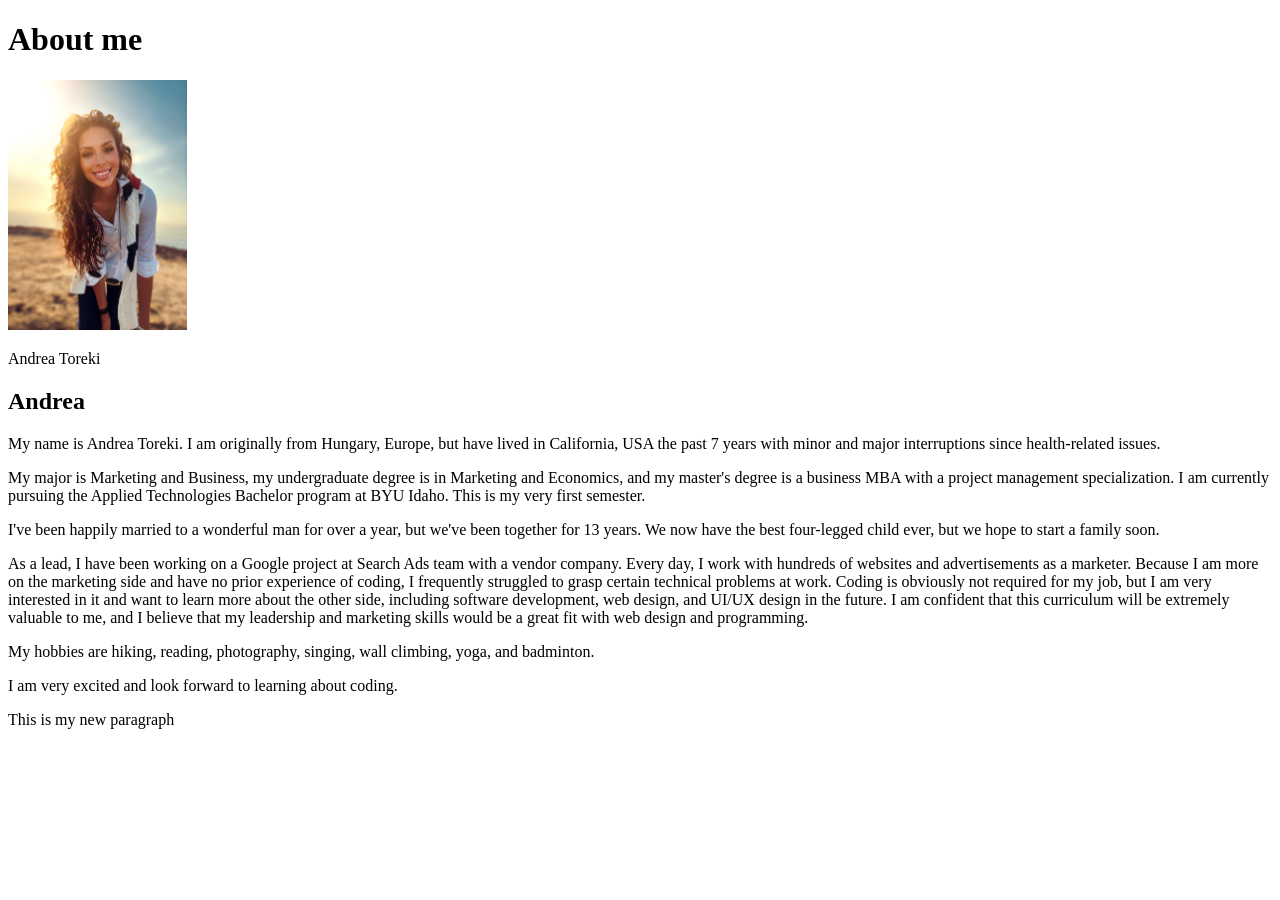
<file: aboutme/index.html>
<!DOCTYPE html>
<html lang="en">
<head>
    <meta charset="UTF-8">
    <meta http-equiv="X-UA-Compatible" content="IE=edge">
    <meta name="viewport" content="width=device-width, initial-scale=1.0">
    <title>Home Page</title>
</head>
<body>
    <h1>About me</h1>
    <img 
    alt="Image of me?" 
    src="images/myphoto.jpg" 
    windth="190"
    height="250"
    >
    <p>Andrea Toreki</p>
    <h2>Andrea</h2>
    <p>My name is Andrea Toreki. I am originally from Hungary, Europe, but have lived in California, USA the past 7 years with minor and major interruptions since health-related issues.
</p>
<p>My major is Marketing and Business, my undergraduate degree is in Marketing and Economics, and my master's degree is a business MBA with a project management specialization. I am currently pursuing the Applied Technologies Bachelor program at BYU Idaho. This is my very first semester.
</p>
<p>I've been happily married to a wonderful man for over a year, but we've been together for 13 years. We now have the best four-legged child ever, but we hope to start a family soon.</p>
<p>As a lead, I have been working on a Google project at Search Ads team with a vendor company. Every day, I work with hundreds of websites and advertisements as a marketer.
    Because I am more on the marketing side and have no prior experience of coding, I frequently struggled to grasp certain technical problems at work. Coding is obviously not required for my job, but I am very interested in it and want to learn more about the other side, including software development, web design, and UI/UX design in the future. 
    I am confident that this curriculum will be extremely valuable to me, and I believe that my leadership and marketing skills would be a great fit with web design and programming.
    </p>
    <p>My hobbies are hiking, reading, photography, singing, wall climbing, yoga, and badminton.</p>
    <p>I am very excited and look forward to learning about coding.</p>
    <p>This is my new paragraph</p>
</body>
</html>
</file>
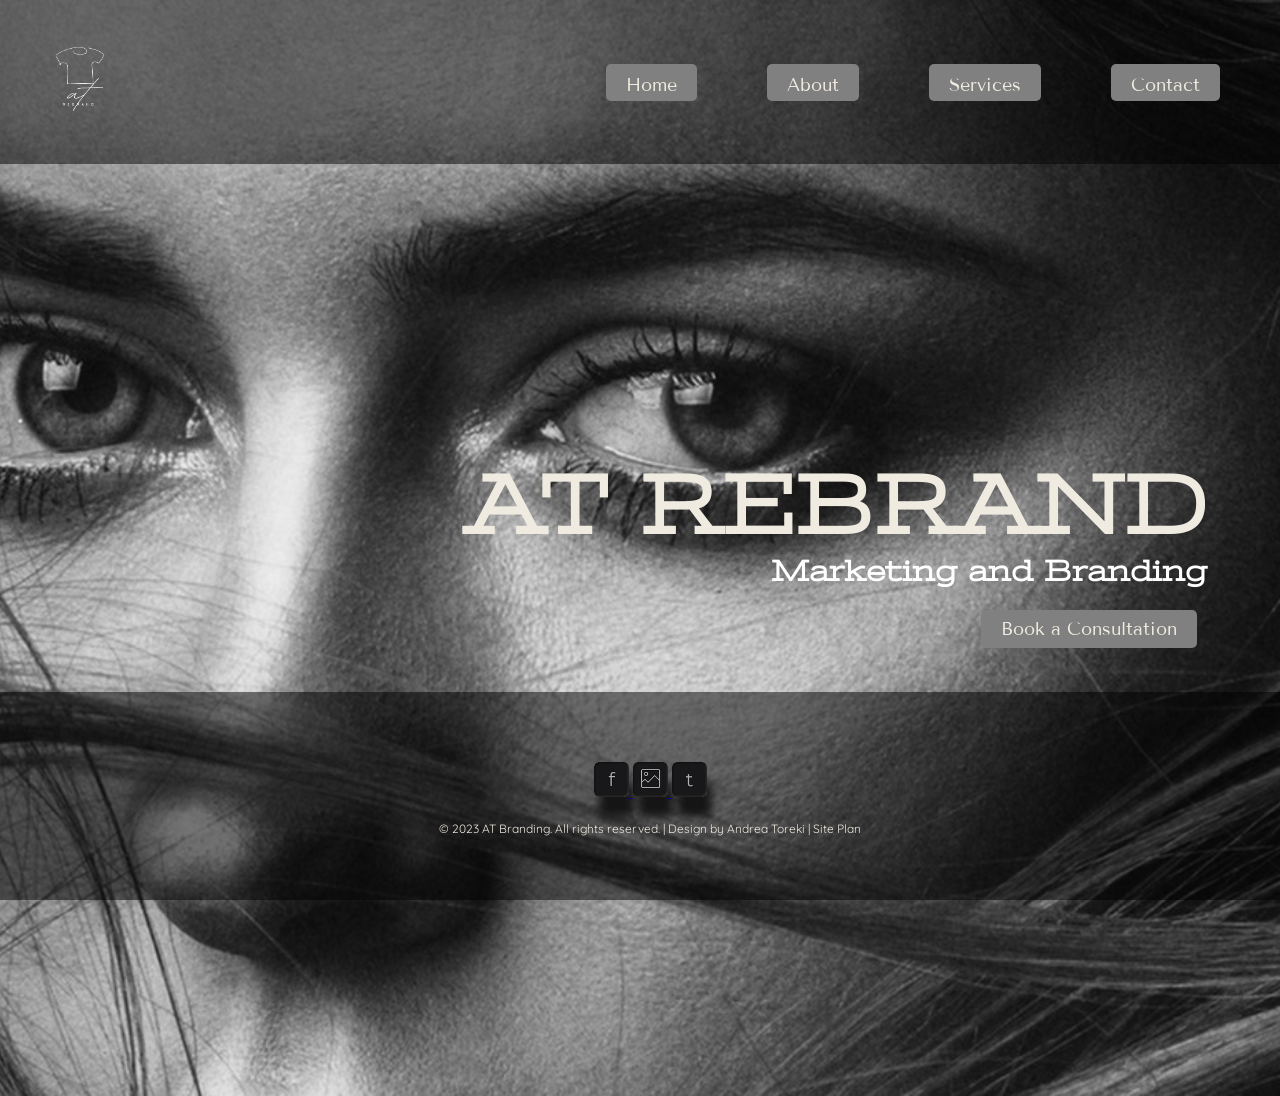
<file: atrebrabding/index.html>
<!DOCTYPE html>
<html lang="en">
<head>
    <link rel="stylesheet" href="styles/styles.css" type="text/css">
    <meta charset="UTF-8">
    <meta http-equiv="X-UA-Compatible" content="IE=edge">
    <meta name="viewport" content="width=device-width, initial-scale=1.0">
    <title>AT REBRAND | Marketing and rebranding solutions</title>

    <style>
        body {
            background-image: url("images/eyes.jpg");
            background-repeat: no-repeat;
            background-position: center;
            background-size: cover;
            height: 120vh;
        }
    </style>
</head>

<body>
    <div id="content">
        <header>
            <a id="logo_link" href="index.html">
                <img class="logo" src="images/logowhite.png" alt="AT Brand Logo"> 
            </a>
            <nav> 
                <a href="index.html">Home</a>
                <a href="about.html">About</a>
                <a href="services.html">Services</a>
                <a href="contact.html">Contact</a>
            </nav>
        </header>
        <div id="home">
            <div id="home-content">
                <h1 class="home-title">AT REBRAND</h1>
                <h2>Marketing and Branding</h2>
                <div class="button">
                    <a class="Book" href="contact.html">Book a Consultation</a>
                </div>
            </div>
        </div>

        <footer>
            <div class="row">
                <div class="social">
                    <a href="https://facebook.com" target="_blank">
                        <img src="images/facebook.png" alt="fb icon">
                    </a>  
                    <a href="https://instagram.com" target="_blank">
                        <img src="images/instagram.png" alt="instagram icon">
                    </a>
                    <a href="https://twitter.com" target="_blank">
                        <img src="images/twitter.png" alt="twitter icon">
                    </a>          
                </div>
                <div class="col-six tab-full">
                    <div id="go-top">
                        <a class="smoothscroll" title="Back to Top" href="#top"><i class="fa fa-long-arrow-up"></i></a>
                    </div>
                </div>
            </div>
            <div class="footer-bottom">
                <span>© 2023 AT Branding. All rights reserved. | Design by Andrea Toreki</span>
                <a class="site-plan-link"  href="https://andreahanzel.github.io/wdd/atrebrabding/site-plan.html"> | Site Plan</a>
            </div>
        </footer>
    </div>
</body>
</html>
</file>
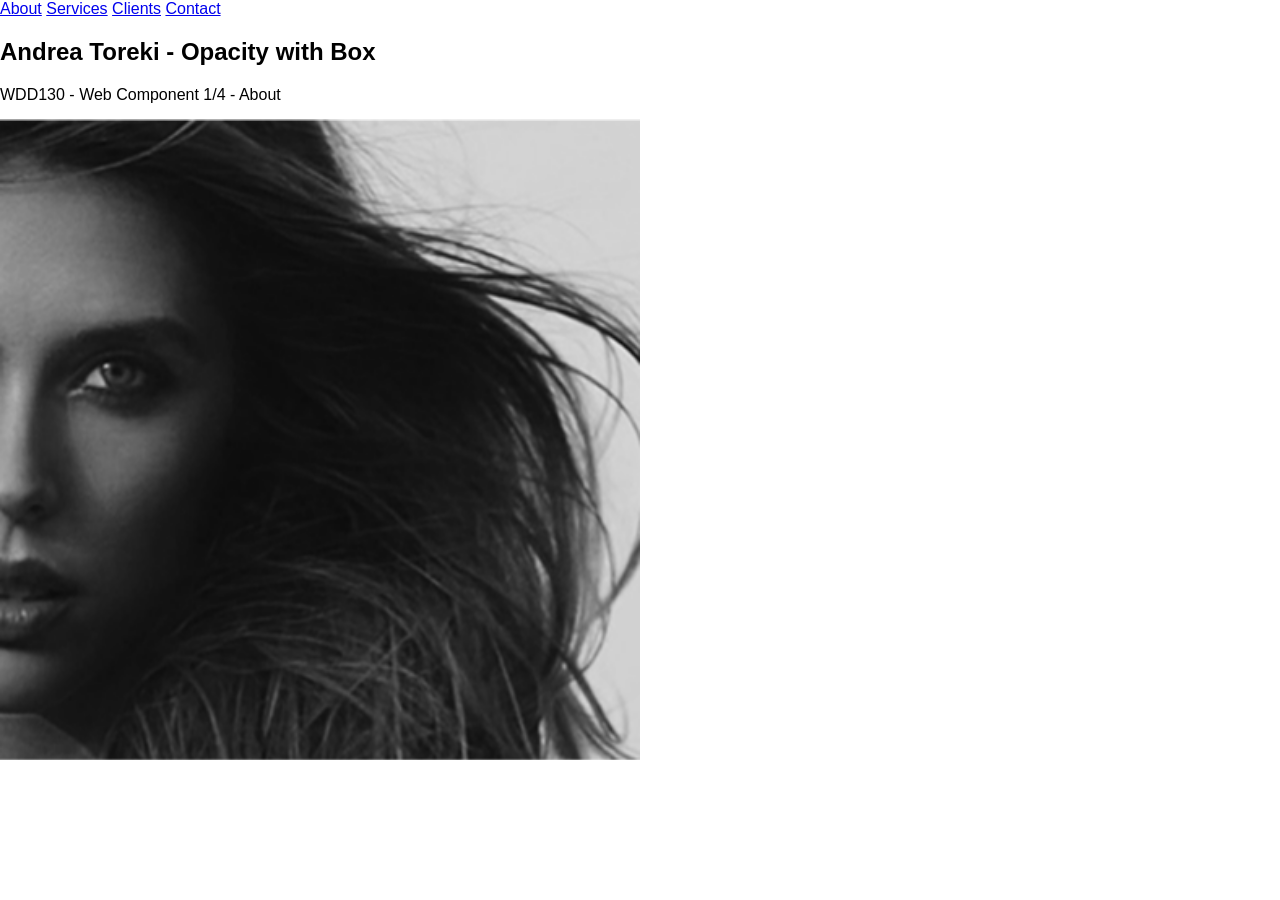
<file: webcomponents/index.html>
<!DOCTYPE html>
<html>
    <head>
        <link rel="stylesheet" href="styles/webcomponents.css">
        <meta charset="UTF-8">
        <meta http-equiv="X-UA-Compatible" content="IE=edge">
        <meta name="viewport" content="width=device-width, initial-scale=1.0">
        <title> WDD130 - Andrea Toreki| Opacity with Box  </title>
    </head>
    
<body>
        <div id="content">
            <header>
            <div class="sidenav">
                <a href="index.html">About</a>
                <a href="services.html">Services</a>
                <a href="clients.html">Clients</a>
                <a href="contact.html">Contact</a>
            </div>
            </header>

<div class="main">
    <h2> Andrea Toreki - Opacity with Box</h2>
        <p>WDD130 - Web Component 1/4 - About</p>

    <div class="container">
    <img src="images/home.png" alt="Avatar" class="image" style="width:100%">
    <div class="middle">
        <div class="text">Andrea Toreki</div>
    </div>
    </div>
</div>
  
</body>
</html>
</file>
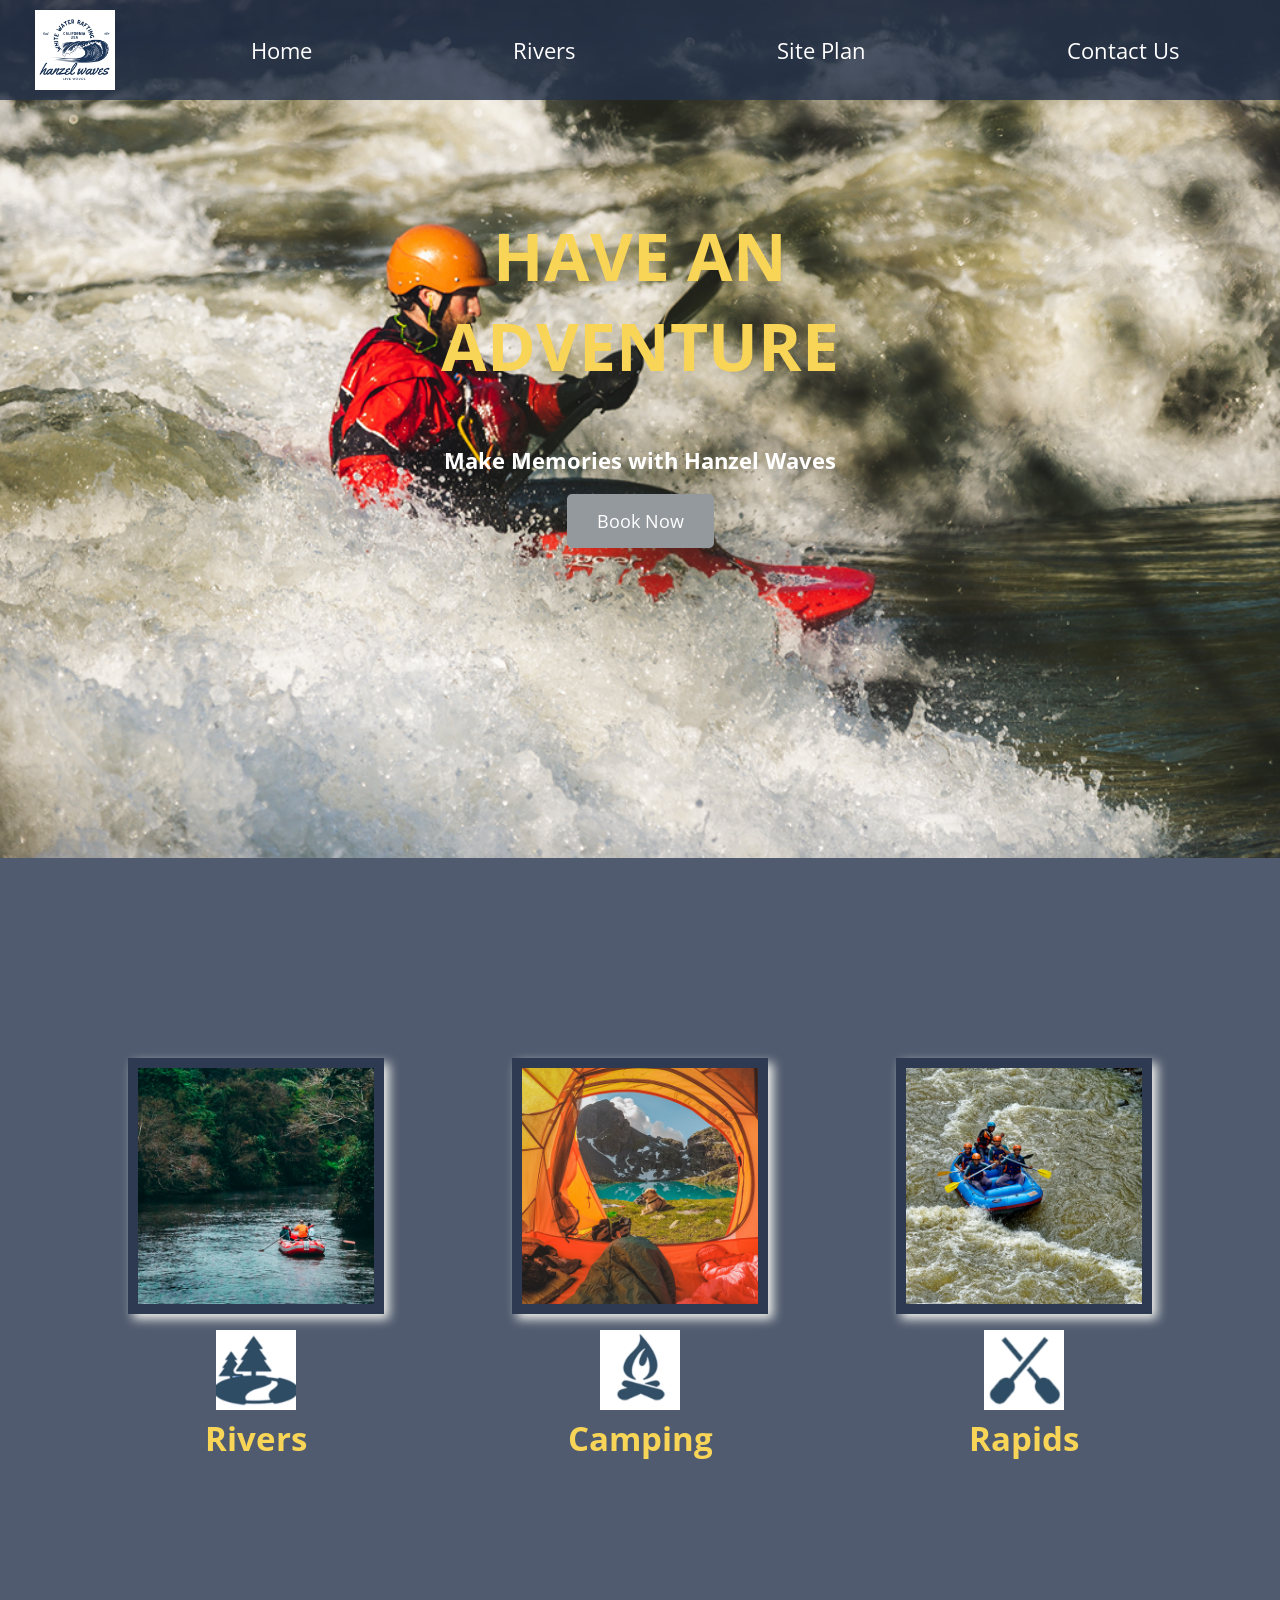
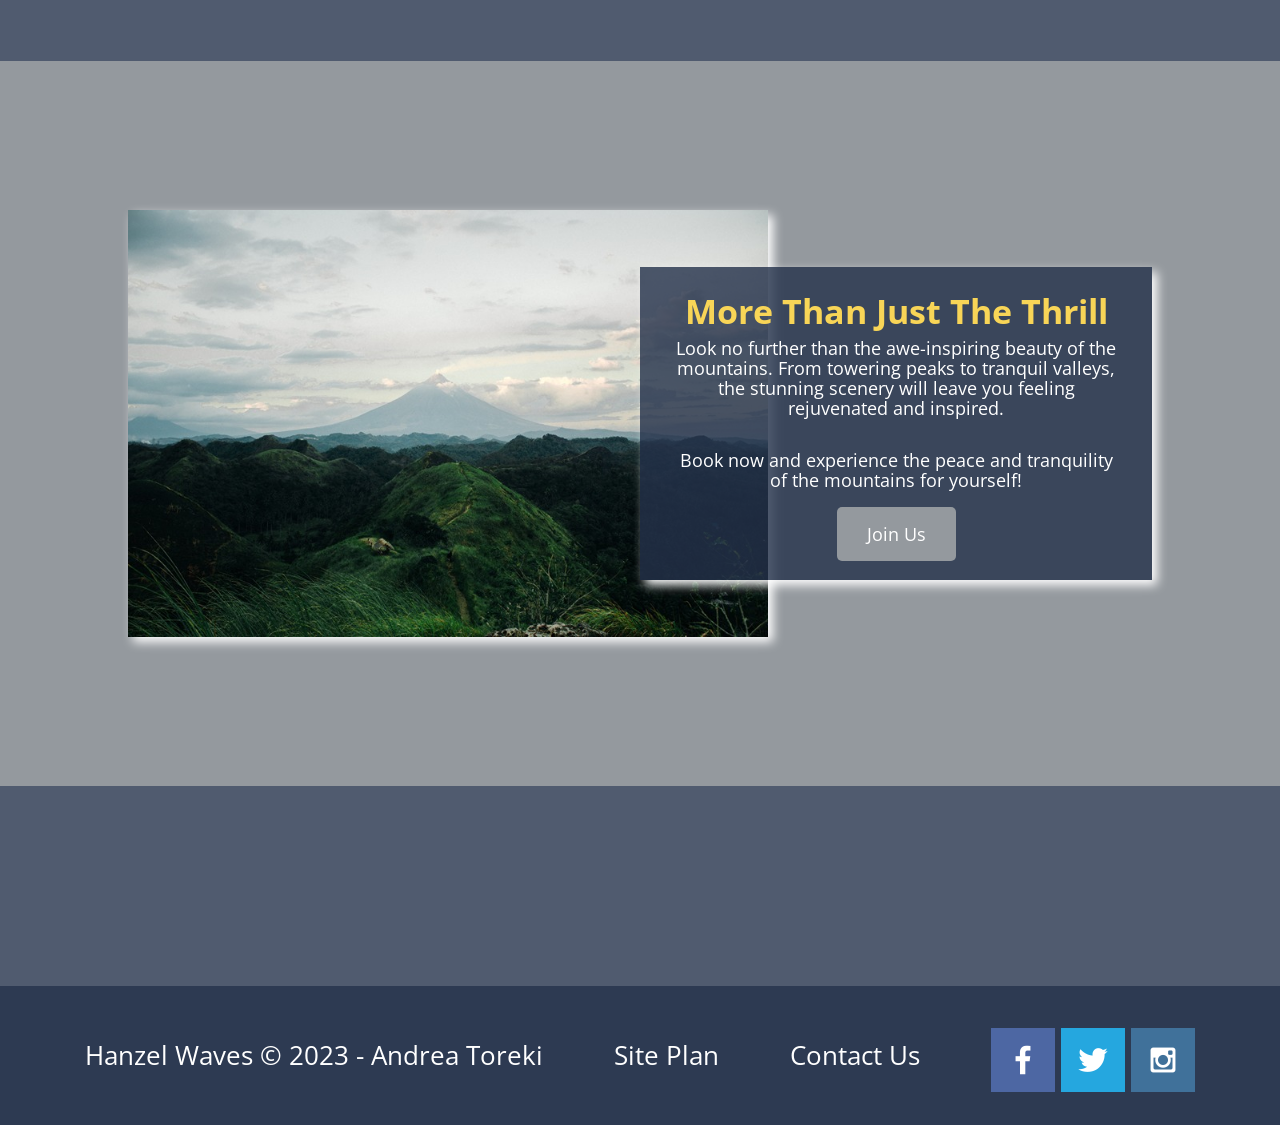
<file: wwr/index.html>
<!DOCTYPE html>
<html lang="en">
<head>
    <link rel="stylesheet" href="styles/styles.css">
    <meta charset="UTF-8">
    <meta http-equiv="X-UA-Compatible" content="IE=edge">
    <meta name="viewport" content="width=device-width, initial-scale=1.0">
    <title>Hanzel Waves | White Water Rafting | Home</title>
    
</head>
<body>
    <div id="content">
    <header>
        <a id="logo_link" href="index.html">
            <img class="logo" src="images/logo.png" alt="Hanzel Waves Logo"> 
        </a>
       <nav> 
            <a href="index.html">Home</a>
            <a href="page2.html">Rivers</a>
            <a href="site-plan-rafting.html">Site Plan</a>
            <a href="contactus.html">Contact Us</a>
       </nav>
    </header>
    <div id="hero">
        <div id="hero-box">
            <img id="hero-img" src="images/hero.png" alt="People enjoying white water rafting">
            <section id="hero-msg">
                <h1 class="home-title">HAVE AN ADVENTURE</h1>
                <h4>Make Memories with Hanzel Waves </h4>
                <div class='button-box'>
                    <a class='book' href="contactus.html">Book Now</a>
                </div>
            </section>
        </div>    
    </div>
    <main class="home-grid">
        <section class="river-card">
            <img class="card-img" src="images/rivers.png" alt="river in forest">
            <img class="icon" src="images/river_icon.png" alt="river icon">
            <h2>Rivers</h2>
        </section>
        <section class="camping-card">
            <img class="card-img" src="images/camping.png" alt="tent in mountains">
            <img class="icon" src="images/fire_icon.png" alt="fire icon">
            <h2>Camping</h2>
        </section>
        <section class="rapids-card">
            <img class="card-img" src="images/rapids.png" alt="rafting boat">
            <img class="icon" src="images/hanzels.png" alt="hanzels icon">
            <h2>Rapids</h2>
        </section>
        <div id="background"></div> 
        <img class="mountains" src="images/mountains.jpg" alt="Misty mountains">
        <section class="msg">
            <h2>More Than Just The Thrill</h2>
            <p>Look no further than the awe-inspiring beauty of the mountains. From towering peaks to tranquil valleys, 
            the stunning scenery will leave you feeling rejuvenated and inspired.</p>
            <p>Book now and experience the peace and tranquility of the mountains for yourself!</p>
            <a class='join' href="rivers.html">Join Us</a>
        </section>
    </main>
    <footer>
        <p>Hanzel Waves &copy; 2023 - Andrea Toreki</p>
        <p><a href="site-plan-rafting.html">Site Plan</a></p>
        <p><a href="contactus.html">Contact Us</a></p>
        <div class="social">
            <a href="https://facebook.com" target="_blank">
                <img src="images/facebook.png" alt="fb icon">
            </a>
            <a href="https://twitter.com" target="_blank">
                <img src="images/twitter.png" alt="twitter icon">
            </a>
            <a href="https://instagram.com" target="_blank">
                <img src="images/instagram.png" alt="instagram icon">
            </a>            
        </div>
    </footer>   
</div>
</body>
</html>
</file>
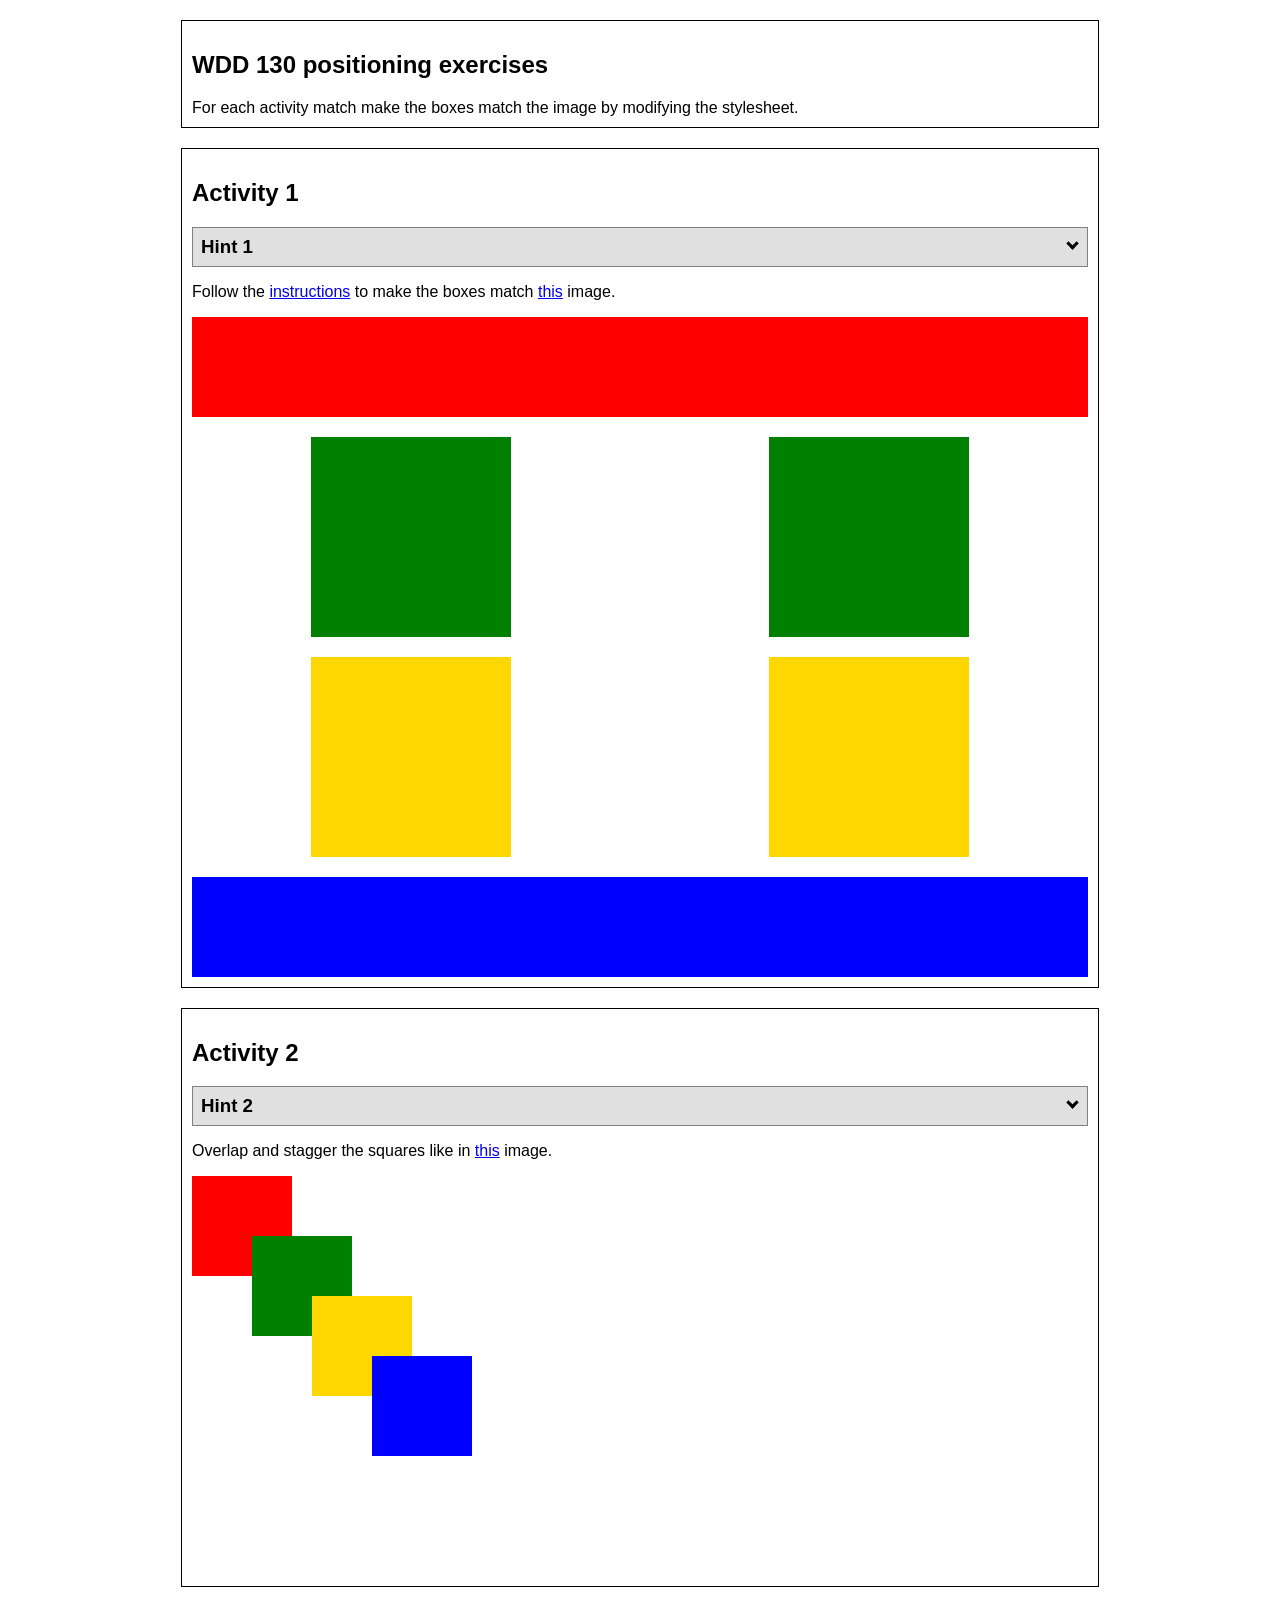
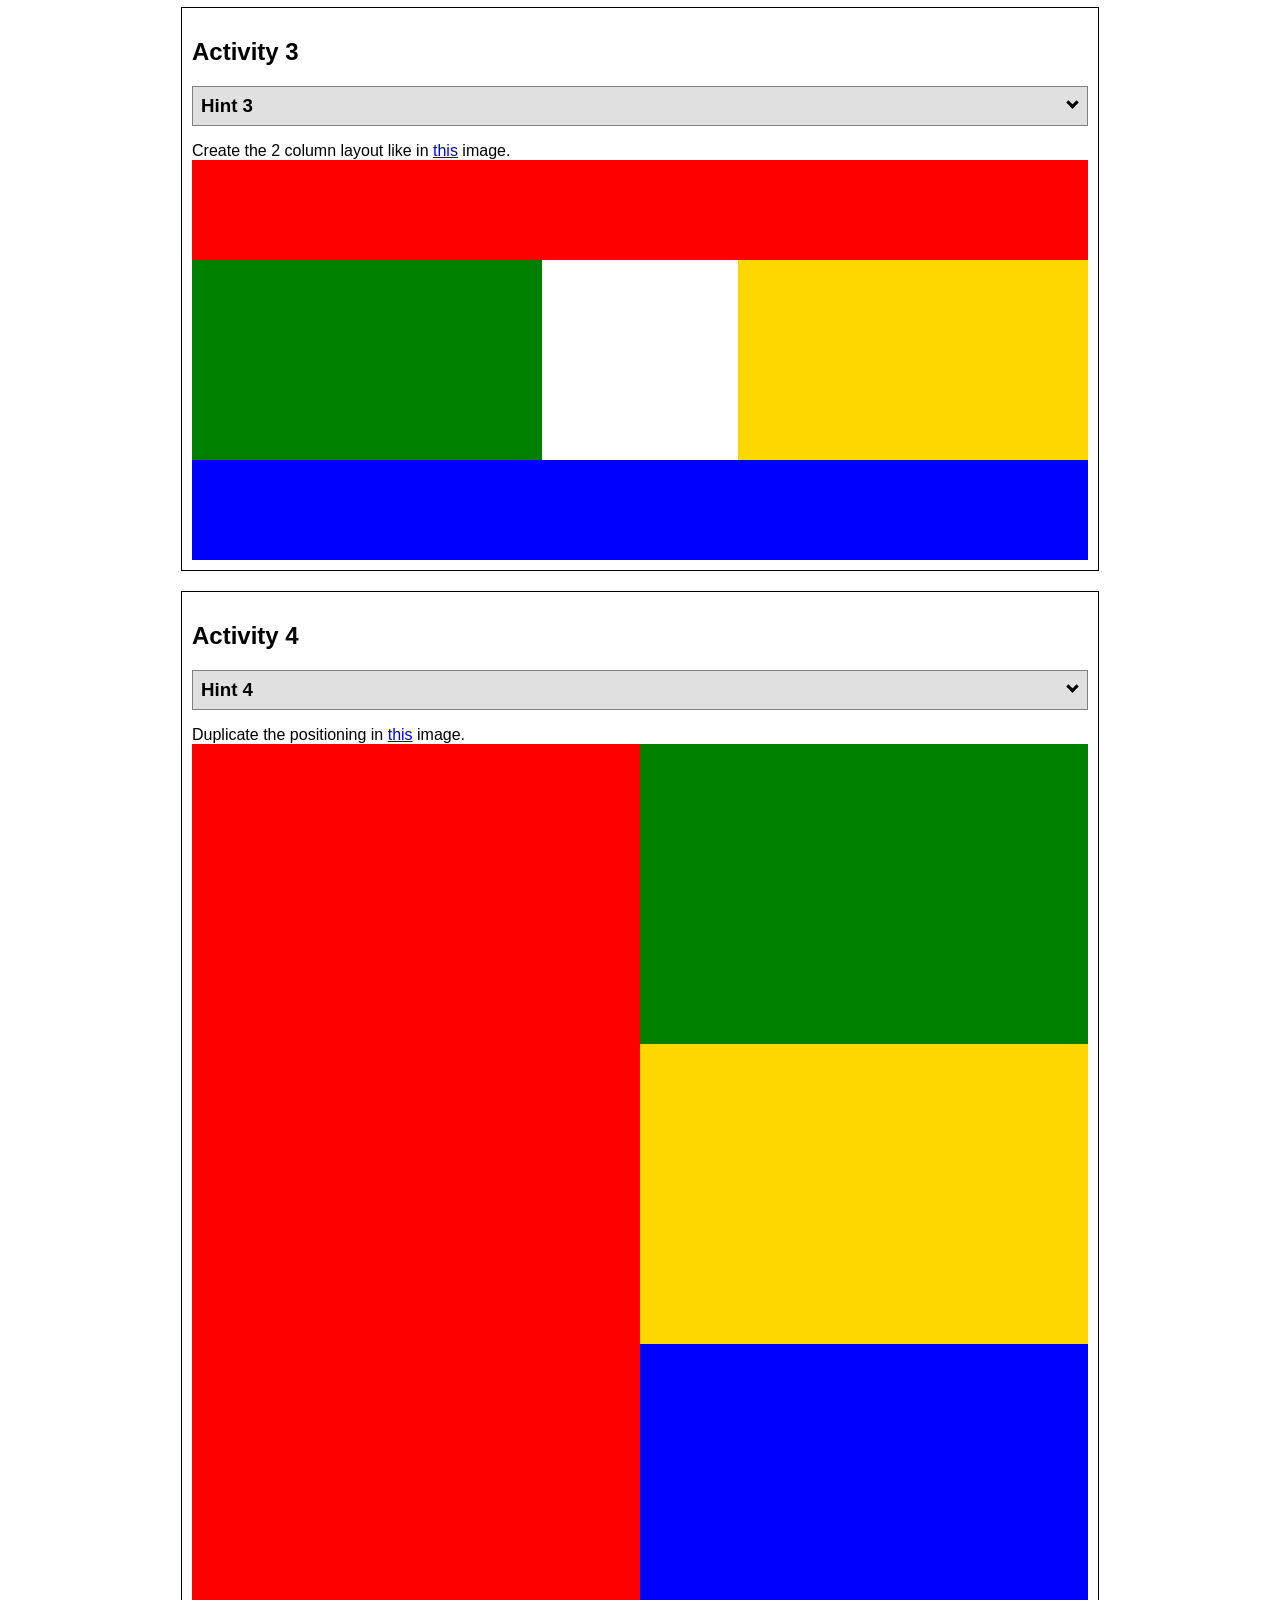
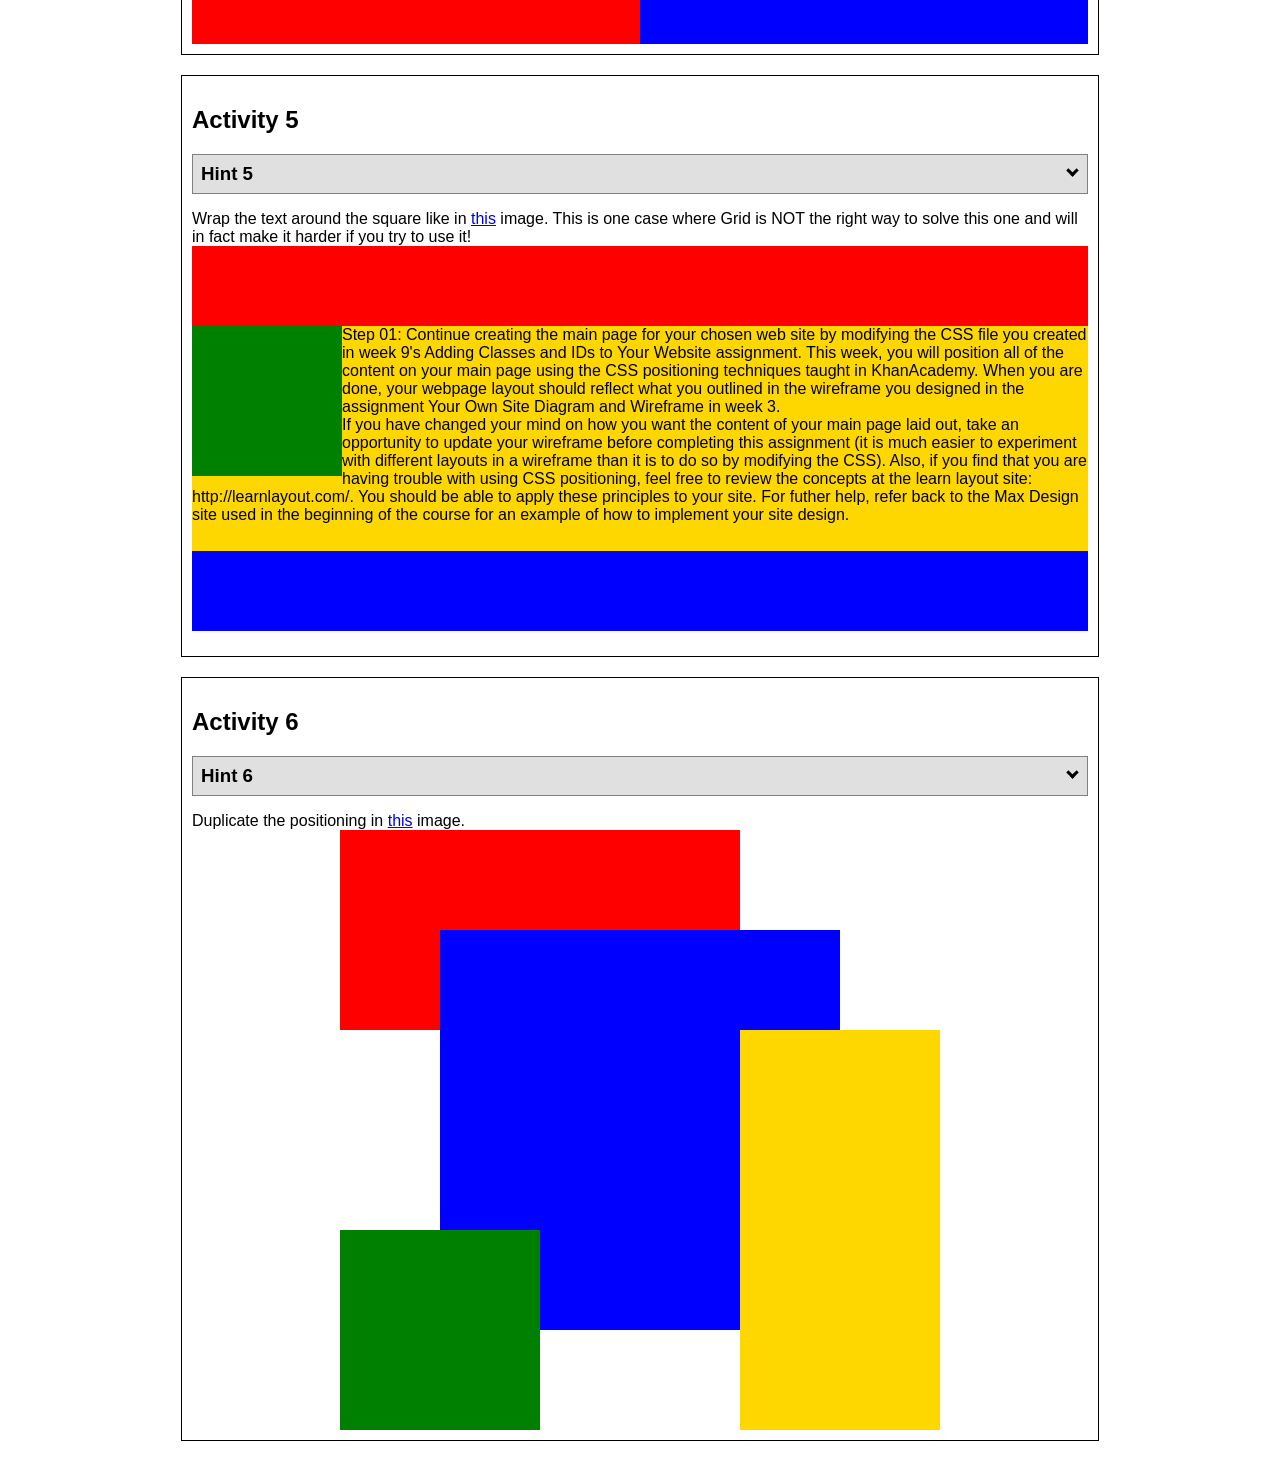
<file: positioning.html>
<!DOCTYPE html>
<html lang="en">
  <head>
    <!-- HTML - Name: positioning.html -->
    <title>Positioning Activity</title>
    <link rel="stylesheet" type="text/css" href="positionstyles.css" />
  </head>
  <body>
    <div class="activity">
      <h2>WDD 130 positioning exercises</h2>
      For each activity match make the boxes match the image by modifying the stylesheet.</div>
    <div class="activity">
      <h2>Activity 1</h2>
      <section class="hint"><input type="checkbox" ><i></i> <h3>Hint 1</h3><div><p>Check out the <a href="https://byui-wdd.github.io/wdd130/activities/w06-css-positioning.html" target="_blank">activity instructions</a> in Ilearn!</p></div></section>
      <p>Follow the <a href="https://byui-wdd.github.io/wdd130/activities/w06-css-positioning.html" target="_blank">instructions</a> to make the boxes match  <a href="https://byui-wdd.github.io/wdd130/images/example1.png" target="_blank">this</a> image.</p>
      <div class="content1" >
        <div class="red1" ></div>
        <div class="green1" ></div>
        <div class="green1" ></div>
        <div class="yellow1"></div>
        <div class="yellow1"></div>
        <div class="blue1"></div>
      </div>
    </div>
    <div class="activity">
      <h2>Activity 2</h2>
      <section class="hint"><input type="checkbox" > <h3>Hint 2</h3><i></i><div>
      <ul>
      <li>grid-template-columns: 50px 50px 50px 50px 50px </li></ul></div></section>
      <p>Overlap and stagger the squares like in <a href="https://byui-wdd.github.io/wdd130/images/example2.png" target="_blank">this</a> image.</p>
      <div class="content2" >
        <div class="red2" ></div>
        <div class="green2" ></div>
        <div class="yellow2"></div>
        <div class="blue2"></div>
      </div>
    </div>
    <div class="activity">
      <h2>Activity 3</h2>
      <section class="hint"><input type="checkbox" > <h3>Hint 3</h3><i></i><div><p>This one is going to be best solved with CSS Grid. Remember to make the boxes the right width first...then start moving them around. </p><h4>Properties used:</h4><ul><li>display:grid;</li><li>grid-template-columns:</li><li>grid-column-gap:</li>
        <li>grid-column:</li>  </ul></div></section>
      Create the 2 column layout like in <a href="https://byui-wdd.github.io/wdd130/images/example3.png" target="_blank">this</a>  image.
      <div class="content3" >
        <div class="red3" ></div>
        <div class="green3" ></div>
        <div class="yellow3"></div>
        <div class="blue3"></div>
      </div>
    </div>
    <div class="activity">
      <h2>Activity 4</h2>
      <section class="hint"><input type="checkbox" > <h3>Hint 4</h3><i></i><div><p>For the others we have been primarily concerned with width. For this one you will need to adjust height as well. </p><h4>Properties used:</h4><ul><li>display:grid;</li><li>grid-template-columns:</li><li>grid-row:</li></ul></div></section>
      Duplicate the positioning in <a href="https://byui-wdd.github.io/wdd130/images/example4.png" target="_blank">this</a> image. 
      <div class="content4" >
        <div class="red4" ></div>
        <div class="green4" ></div>
        <div class="yellow4"></div>
        <div class="blue4"></div>
      </div>
    </div>

    <div class="activity">
      <h2>Activity 5</h2>
      <section class="hint"><input type="checkbox" > <h3>Hint 5</h3><i></i><div><p>Grid is <strong>not</strong> the right way to do this.  In fact there is only one way to really do that...and that is with float. Remember that we float the thing we want the text to wrap around.  Also remember to start by making all the shapes the right size and shape.</p><h4>Properties used:</h4><ul><li>float: left;</li></ul></div></section>
      Wrap the text around the square like in <a href="https://byui-wdd.github.io/wdd130/images/example5.png" target="_blank">this</a> image. This is one case where Grid is NOT the right way to solve this one and will in fact make it harder if you try to use it!
      <div class="content5" >
        <div class="red5" ></div>
        <div class="green5" ></div>
        <div class="yellow5">Step 01: Continue creating the main page for your chosen web site by modifying the CSS file you created in week 9's Adding Classes and IDs to Your Website assignment. This week, you will position all of the content on your main page using the CSS positioning techniques taught in KhanAcademy. When you are done, your webpage layout should reflect what you outlined in the wireframe you designed in the assignment Your Own Site Diagram and Wireframe in week 3. <br />
          If you have changed your mind on how you want the content of your main page laid out, take an opportunity to update your wireframe before completing this assignment (it is much easier to experiment with different layouts in a wireframe than it is to do so by modifying the CSS). Also, if you find that you are having trouble with using CSS positioning, feel free to review the concepts at the learn layout site: http://learnlayout.com/. You should be able to apply these principles to your site. For futher help, refer back to the Max Design site used in the beginning of the course for an example of how to implement your site design.</div>
        <div class="blue5"></div>
      </div>
    </div>
    <div class="activity">
      <h2>Activity 6</h2>
      <section class="hint"><input type="checkbox" > <h3>Hint 6</h3><i></i><div><p>This one is all about visualizing the grid behind the layout. If you are having a hard time doing that first: all the sizes are even multiples of 100, and second here is another example with the lines drawn: <a href="https://byui-wdd.github.io/wdd130/images/example6-hint.png" target="_blank">example 6 with lines</a>. For this one you will find it easiest if you use px for the column width. You can also use <kbd>z-index</kbd> to control the element layering.    </p><h4>Properties used:</h4><ul><li>display:grid;</li><li>grid-template-columns:</li><li>grid-column:</li><li>grid-row:</li><li><a href="https://www.w3schools.com/cssref/pr_pos_z-index.asp" target="_blank">z-index:</a></li></ul></div></section>
      Duplicate the positioning in <a href="https://byui-wdd.github.io/wdd130/images/example6.png" target="_blank">this</a> image.
      <div class="content6" >
        <div class="red6" ></div>
        <div class="green6" ></div>
        <div class="yellow6"></div>
        <div class="blue6"></div>
      </div>
    </div>
  </body>
</html>
</file>
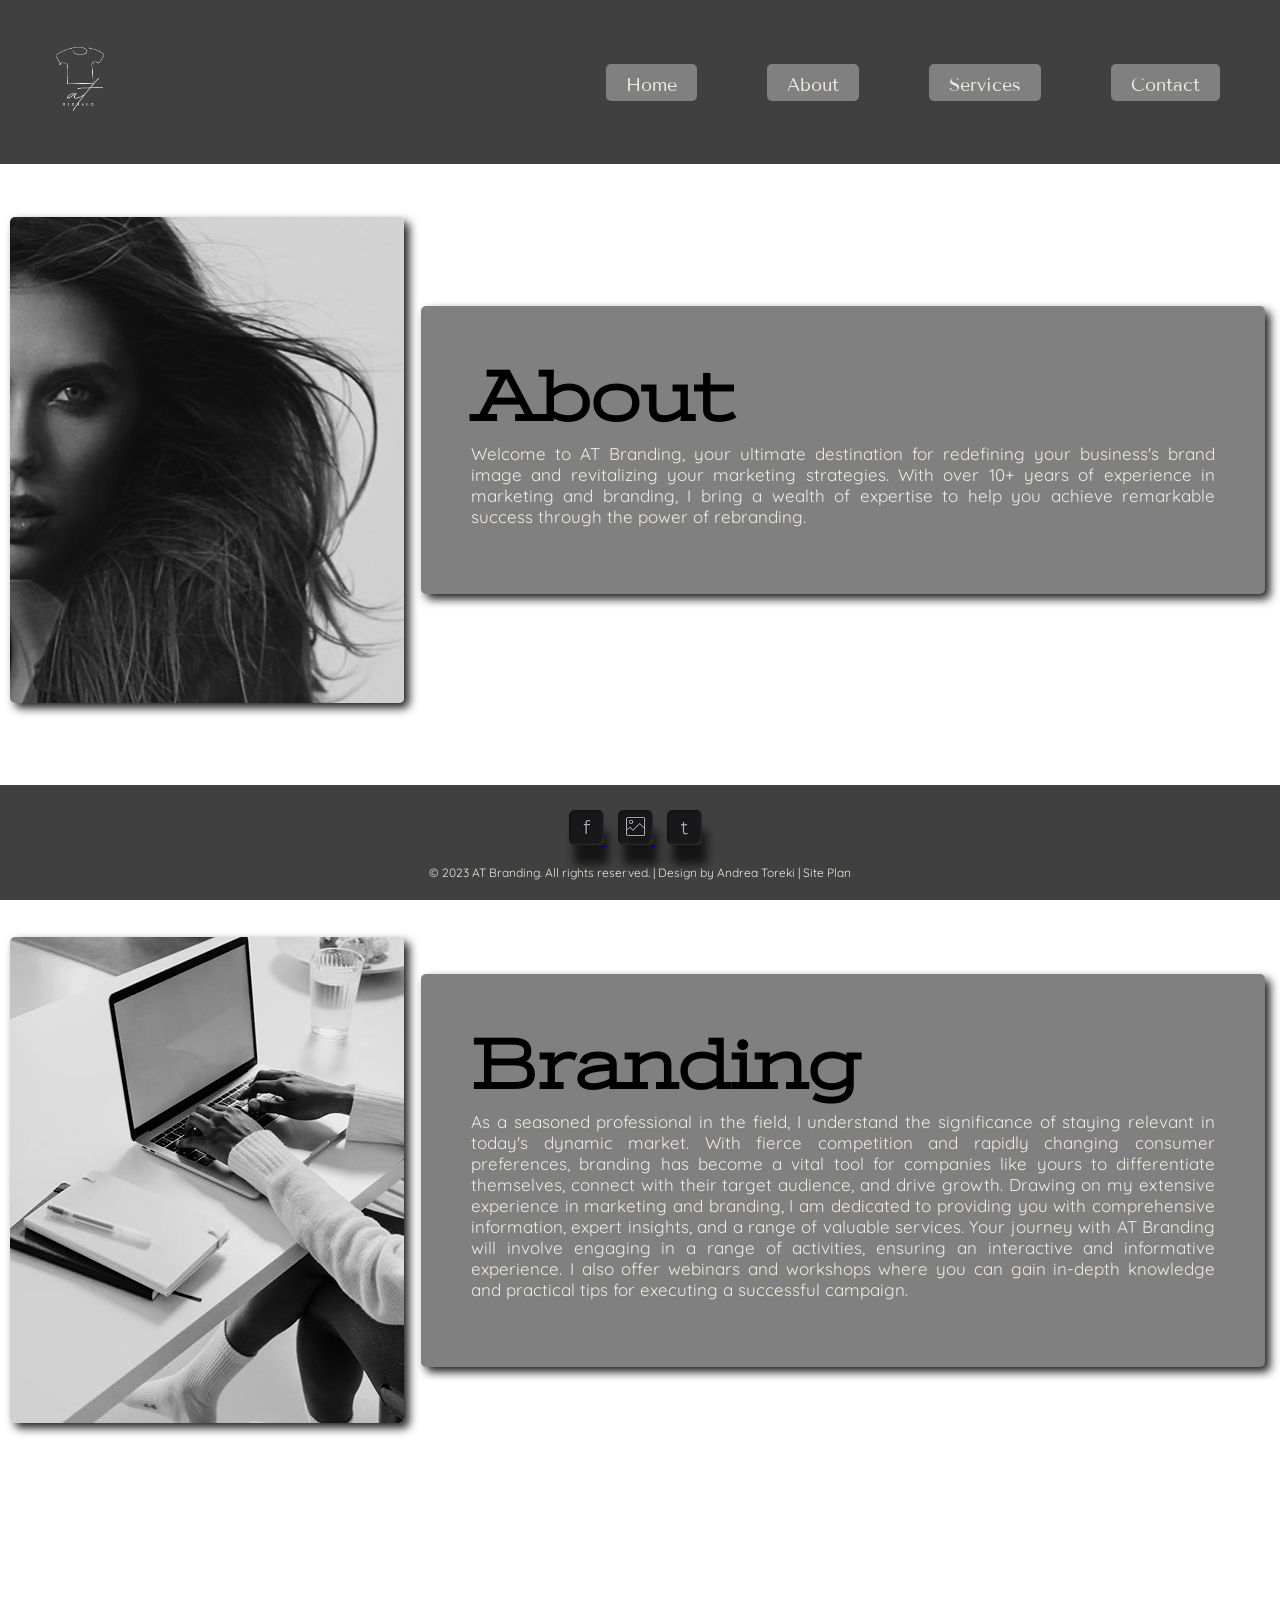
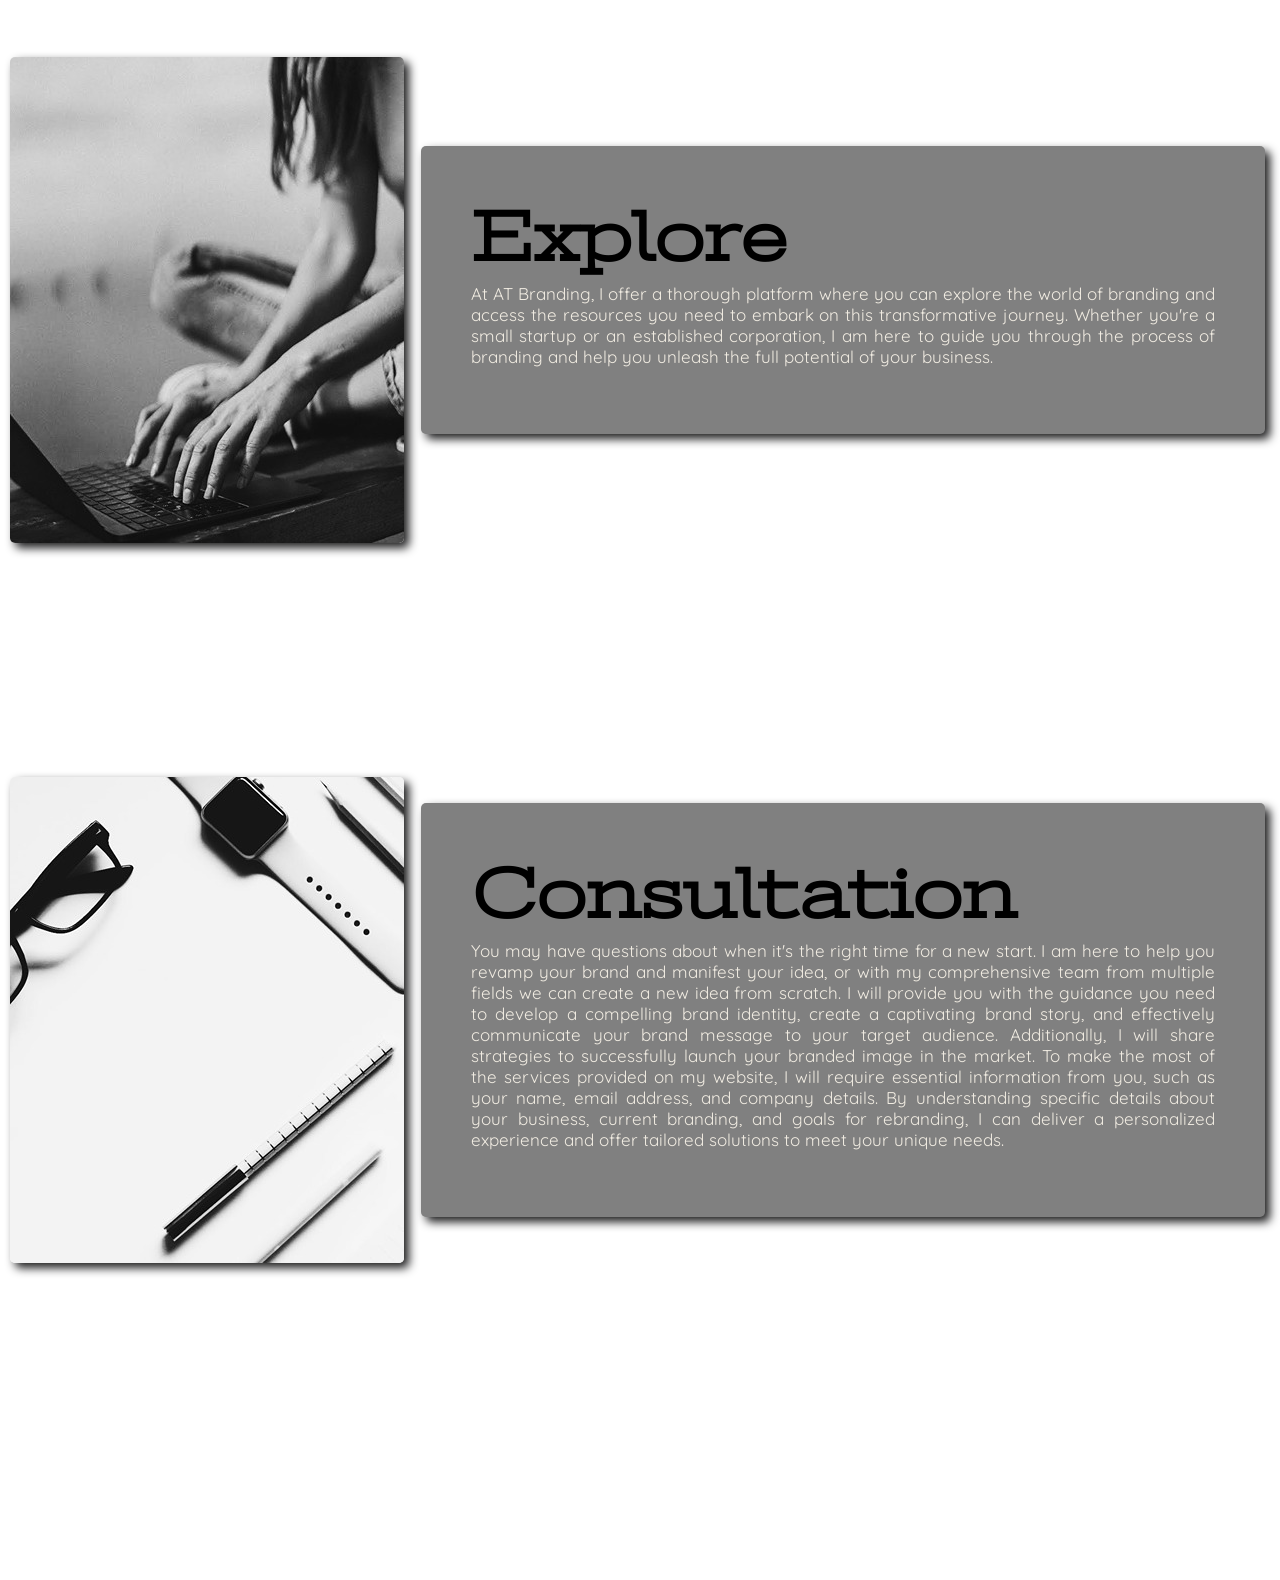
<file: atrebrabding/about.html>
<!DOCTYPE html>
<html lang="en">
<head>
    <link rel="stylesheet" href="styles/aboutstyles.css">
    <meta charset="UTF-8">
    <meta http-equiv="X-UA-Compatible" content="IE=edge">
    <meta name="viewport" content="width=device-width, initial-scale=1.0">
    <title>AT REBRAND | About</title>

    <style>

        .hidden-header {
            transform: translateY(-100%);
            transition: transform 0.4s ease;
        }
    </style>
    <script>
        window.addEventListener('scroll', function() {
            var header = document.querySelector('header');
            if (window.pageYOffset > 0) {
                header.classList.add('hidden-header');
            } else {
                header.classList.remove('hidden-header');
            }
        });
    </script>
    
</head>

<body>
    <div id="content">
        <header>
            <a id="logo_link" href="index.html">
                <img class="logo" src="images/logowhite.png" alt="AT Brand Logo"> 
            </a>
            <nav> 
                <a href="index.html">Home</a>
                <a href="about.html">About</a>
                <a href="services.html">Services</a> 
                <a href="contact.html">Contact</a>
            </nav>
        </header>
        
        <main>
            <section id="about">  
                <img id="image1" src="images/home.png" alt="Image 1">
                
                <div id="text-box">
                    <h2>About</h2>
                    <p>Welcome to AT Branding, your ultimate destination for redefining your business's brand image and revitalizing your marketing strategies. With over 10+ years of experience in marketing and branding, I bring a wealth of expertise to help you achieve remarkable success through the power of rebranding.</p>
                </div>
            </section>

            <section id="branding">  
                <img id="image2" src="images/image1.jpg" alt="Image 2">
                
                <div id="text-box2">
                    <h2>Branding</h2>
                    <p>As a seasoned professional in the field, I understand the significance of staying relevant in today's dynamic market. With fierce competition and rapidly changing consumer preferences, branding has become a vital tool for companies like yours to differentiate themselves, connect with their target audience, and drive growth. Drawing on my extensive experience in marketing and branding, I am dedicated to providing you with comprehensive information, expert insights, and a range of valuable services.
                    Your journey with AT Branding will involve engaging in a range of activities, ensuring an interactive and informative experience. I also offer webinars and workshops where you can gain in-depth knowledge and practical tips for executing a successful campaign.</p>
                </div>
            </section>

            <section id="explore">  
                <img id="image3" src="images/image3.jpg" alt="Image 3">
                
                <div id="text-box3">
                    <h2>Explore</h2>
                    <p>At AT Branding, I offer a thorough platform where you can explore the world of branding and access the resources you need to embark on this transformative journey. Whether you're a small startup or an established corporation, I am here to guide you through the process of branding and help you unleash the full potential of your business.</p>
                </div>
            </section>

            <section id="consultation">  
                <img id="image4" src="images/image2.jpg" alt="Image 4">
                
                <div id="text-box4">
                    <h2>Consultation</h2>
                    <p>You may have questions about when it's the right time for a new start. I am here to help you revamp your brand and manifest your idea, or with my comprehensive team from multiple fields we can create a new idea from scratch. I will provide you with the guidance you need to develop a compelling brand identity, create a captivating brand story, and effectively communicate your brand message to your target audience. Additionally, I will share strategies to successfully launch your branded image in the market.
                    To make the most of the services provided on my website, I will require essential information from you, such as your name, email address, and company details. 
                    By understanding specific details about your business, current branding, and goals for rebranding, I can deliver a personalized experience and offer tailored solutions to meet your unique needs.</p>
                </div>
            </section>
        </main>
        
        <footer>
            <div class="row">
                <div class="social">
                    <a href="https://facebook.com" target="_blank">
                        <img src="images/facebook.png" alt="fb icon">
                    </a>  
                    <a href="https://instagram.com" target="_blank">
                        <img src="images/instagram.png" alt="instagram icon">
                    </a>
                    <a href="https://twitter.com" target="_blank">
                        <img src="images/twitter.png" alt="twitter icon">
                    </a>          
                </div>
                <div class="col-six tab-full">
                    <div id="go-top">
                        <a class="smoothscroll" title="Back to Top" href="#top"><i class="fa fa-long-arrow-up"></i></a>
                    </div>
                </div>
            </div>
            <div class="footer-bottom">
                <span>© 2023 AT Branding. All rights reserved. | Design by Andrea Toreki</span>
                <a class="site-plan-link"  href="https://andreahanzel.github.io/wdd/atrebrabding/site-plan.html"> | Site Plan</a>
            </div>
        </footer>
    </div>
</body>
</html>
</file>
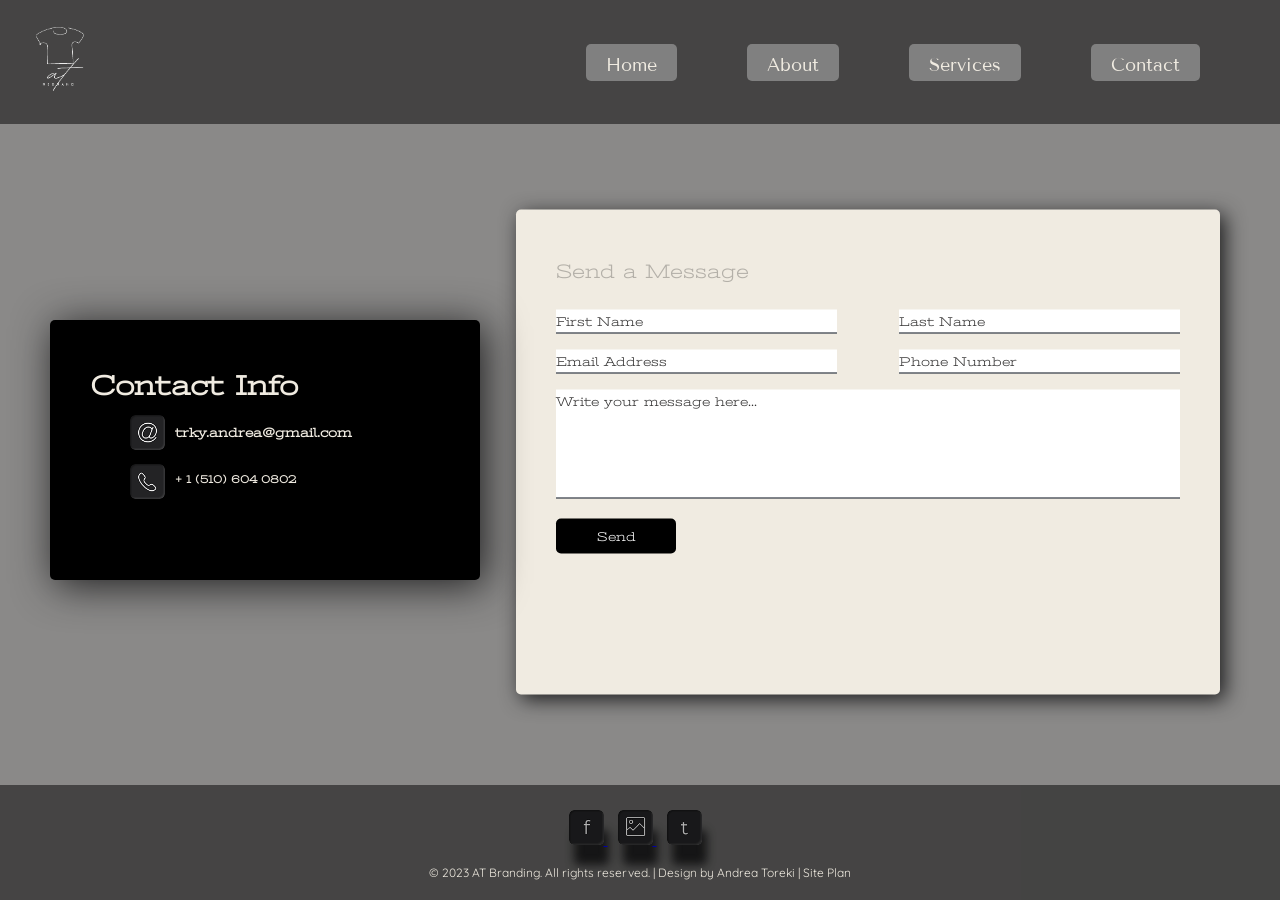
<file: atrebrabding/contact.html>
<!DOCTYPE html>
<html lang="en">
<head>
    <link rel="stylesheet" href="styles/contactstyles.css">
    <meta charset="UTF-8">
    <meta http-equiv="X-UA-Compatible" content="IE=edge">
    <meta name="viewport" content="width=device-width, initial-scale=1.0">
    <title>AT REBRAND | Contact</title>    
</head>
<body>
    <div id="content">
        <header>
            <a id="logo_link" href="index.html">
                <img class="logo" src="images/logowhite.png" alt="AT Brand Logo"> 
            </a>
            <nav> 
                <a href="index.html">Home</a>
                <a href="about.html">About</a>
                <a href="services.html">Services</a>
                <a href="contact.html">Contact</a>
            </nav>
        </header>

        <section>
            <div class="container">
                <div class="contactInfo"> 
                    <div>
                        <h2>Contact Info</h2>
                        <ul class="info">
                            <li>
                                <a href="mailto:trky.andrea@gmail.com">
                                    <img src="images/email.png" alt="Email Icon">
                                </a>
                                <h3>trky.andrea@gmail.com</h3>
                            </li>
                            <li>
                                <a href="tel:+15106040802">
                                    <img src="images/phone.png" alt="Phone Icon">
                                </a>
                                <h4>+ 1 (510) 604 0802</h4>
                            </li>
                        </ul>
                    </div>
                </div>

                
                <div class="contactForm">
                    <h2>Send a Message</h2>
                    <form id="myForm" action="mailto:trky.andrea@gmail.com" method="post">
                        <div class="formBox">
                            <div class="inputBox w50">
                                <input type="text" name="first-name" required>
                                <span>First Name</span>
                            </div>
                            <div class="inputBox w50">
                                <input type="text" name="last-name" required>
                                <span>Last Name</span>
                            </div>
                            <div class="inputBox w50">
                                <input type="email" name="email" required>
                                <span>Email Address</span>
                            </div>
                            <div class="inputBox w50">
                                <input type="text" name="phone" required>
                                <span>Phone Number</span>
                            </div>
                            <div class="inputBox w100">
                                <textarea name="message" required></textarea>
                                <span>Write your message here...</span>
                            </div>
                            <div class="inputBox w100">
                                <input type="submit" value="Send">
                            </div>
                        </div>
                    </form>
                </div>
                
                <script>
                    document.getElementById("myForm").addEventListener("submit", function(event) {
                        
                        event.preventDefault();
                        
                        
                        document.getElementsByName("first-name")[0].value = "";
                        document.getElementsByName("last-name")[0].value = "";
                        document.getElementsByName("email")[0].value = "";
                        document.getElementsByName("phone")[0].value = "";
                        document.getElementsByName("message")[0].value = "";
                        
                       
                    });
                </script>
            </div>
        </section>

        <footer>
            <div class="row">
                <div class="social">
                    <a href="https://facebook.com" target="_blank">
                        <img src="images/facebook.png" alt="fb icon">
                    </a>  
                    <a href="https://instagram.com" target="_blank">
                        <img src="images/instagram.png" alt="instagram icon">
                    </a>
                    <a href="https://twitter.com" target="_blank">
                        <img src="images/twitter.png" alt="twitter icon">
                    </a>          
                </div>
                <div class="col-six tab-full">
                    <div id="go-top">
                        <a class="smoothscroll" title="Back to Top" href="#top"><i class="fa fa-long-arrow-up"></i></a>
                    </div>
                </div>
            </div>
            <div class="footer-bottom">
                <span>© 2023 AT Branding. All rights reserved. | Design by Andrea Toreki</span>
                <a class="site-plan-link"  href="https://andreahanzel.github.io/wdd/atrebrabding/site-plan.html"> | Site Plan</a>
            </div>
        </footer>
    </div>
</body>
</html>
</file>
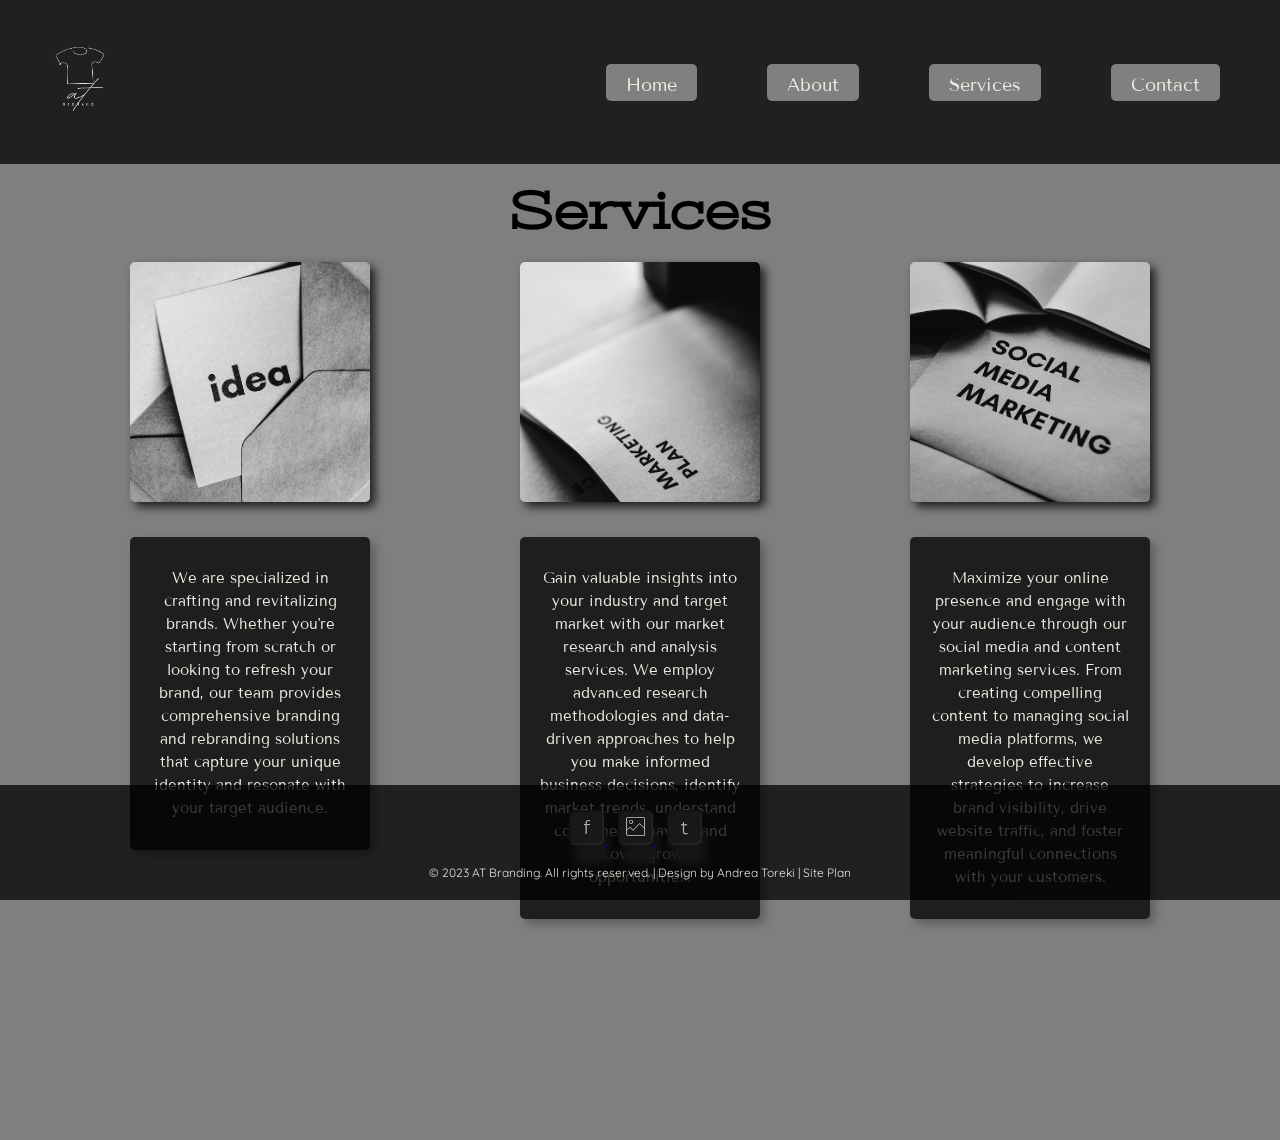
<file: atrebrabding/services.html>
<!DOCTYPE html>
<html lang="en">
<head>
    <link rel="stylesheet" href="styles/servicestyles.css">
    <meta charset="UTF-8">
    <meta http-equiv="X-UA-Compatible" content="IE=edge">
    <meta name="viewport" content="width=device-width, initial-scale=1.0">
    <title>AT REBRAND | Services</title>
    <style>

        .hidden-header {
            transform: translateY(-100%);
            transition: transform 0.4s ease;
        }
    </style>
    <script>
        window.addEventListener('scroll', function() {
            var header = document.querySelector('header');
            if (window.pageYOffset > 0) {
                header.classList.add('hidden-header');
            } else {
                header.classList.remove('hidden-header');
            }
        });
    </script>
</head>

<body>
    <div id="sidenav">
        <header>
            <a id="logo_link" href="index.html">
                <img class="logo" src="images/logowhite.png" alt="AT Brand Logo"> 
            </a>
            <nav> 
                <a href="index.html">Home</a>
                <a href="about.html">About</a>
                <a href="services.html">Services</a>
                <a href="contact.html">Contact</a>
            </nav>
        </header>

        <main class="main">

            <div class="top-header">
                <h2>Services</h2>
            </div>
            
            <section class="branding-card">
                <img class="card-img" src="images/branding.jpg" alt="Rebranding">
                <div class="middle">
                    <h3 class="text">Branding Rebranding</h3>
                </div>
                <p>We are specialized in crafting and revitalizing brands. Whether you're starting from scratch or looking to refresh your brand, our team provides comprehensive branding and rebranding solutions that capture your unique identity and resonate with your target audience.</p>

                <div id="home">
                    <div id="home-content">
                        
                    </div>
                </div>
            </section>

    

            <section class="growth-card">
                <img class="card-img" src="images/growth.jpg" alt="Growth">
                <div class="middle">
                    <h3 class="text">Market Research</h3>
                </div>
                <p>Gain valuable insights into your industry and target market with our market research and analysis services. We employ advanced research methodologies and data-driven approaches to help you make informed business decisions, identify market trends, understand consumer behavior, and uncover growth opportunities.</p>
                
                <div id="home-2">
                    <div id="home-content-2">
                        
                    </div>
                </div>
            </section>
            
            <section class="socials-card">
                <img class="card-img" src="images/socials.jpg" alt="Social">
                <div class="middle">
                    <h3 class="text">Social Media</h3>
                </div>
                <p>Maximize your online presence and engage with your audience through our social media and content marketing services. From creating compelling content to managing social media platforms, we develop effective strategies to increase brand visibility, drive website traffic, and foster meaningful connections with your customers.
                </p>
                <div id="home-3">
                    <div id="home-content-3">
                    </div>
                </div>
            </section>

        </main>
        <footer>
            <div class="row">
                <div class="social">
                    <a href="https://facebook.com" target="_blank">
                        <img src="images/facebook.png" alt="fb icon">
                    </a>  
                    <a href="https://instagram.com" target="_blank">
                        <img src="images/instagram.png" alt="instagram icon">
                    </a>
                    <a href="https://twitter.com" target="_blank">
                        <img src="images/twitter.png" alt="twitter icon">
                    </a>          
                </div>
                <div class="col-six tab-full">
                    <div id="go-top">
                        <a class="smoothscroll" title="Back to Top" href="#top"><i class="fa fa-long-arrow-up"></i></a>
                    </div>
                </div>
            </div>
            <div class="footer-bottom">
                <span>© 2023 AT Branding. All rights reserved. | Design by Andrea Toreki</span>
                <a class="site-plan-link"  href="https://andreahanzel.github.io/wdd/atrebrabding/site-plan.html"> | Site Plan</a>
            </div>
        </footer>
    </div>
    
</body>
</html>
</file>
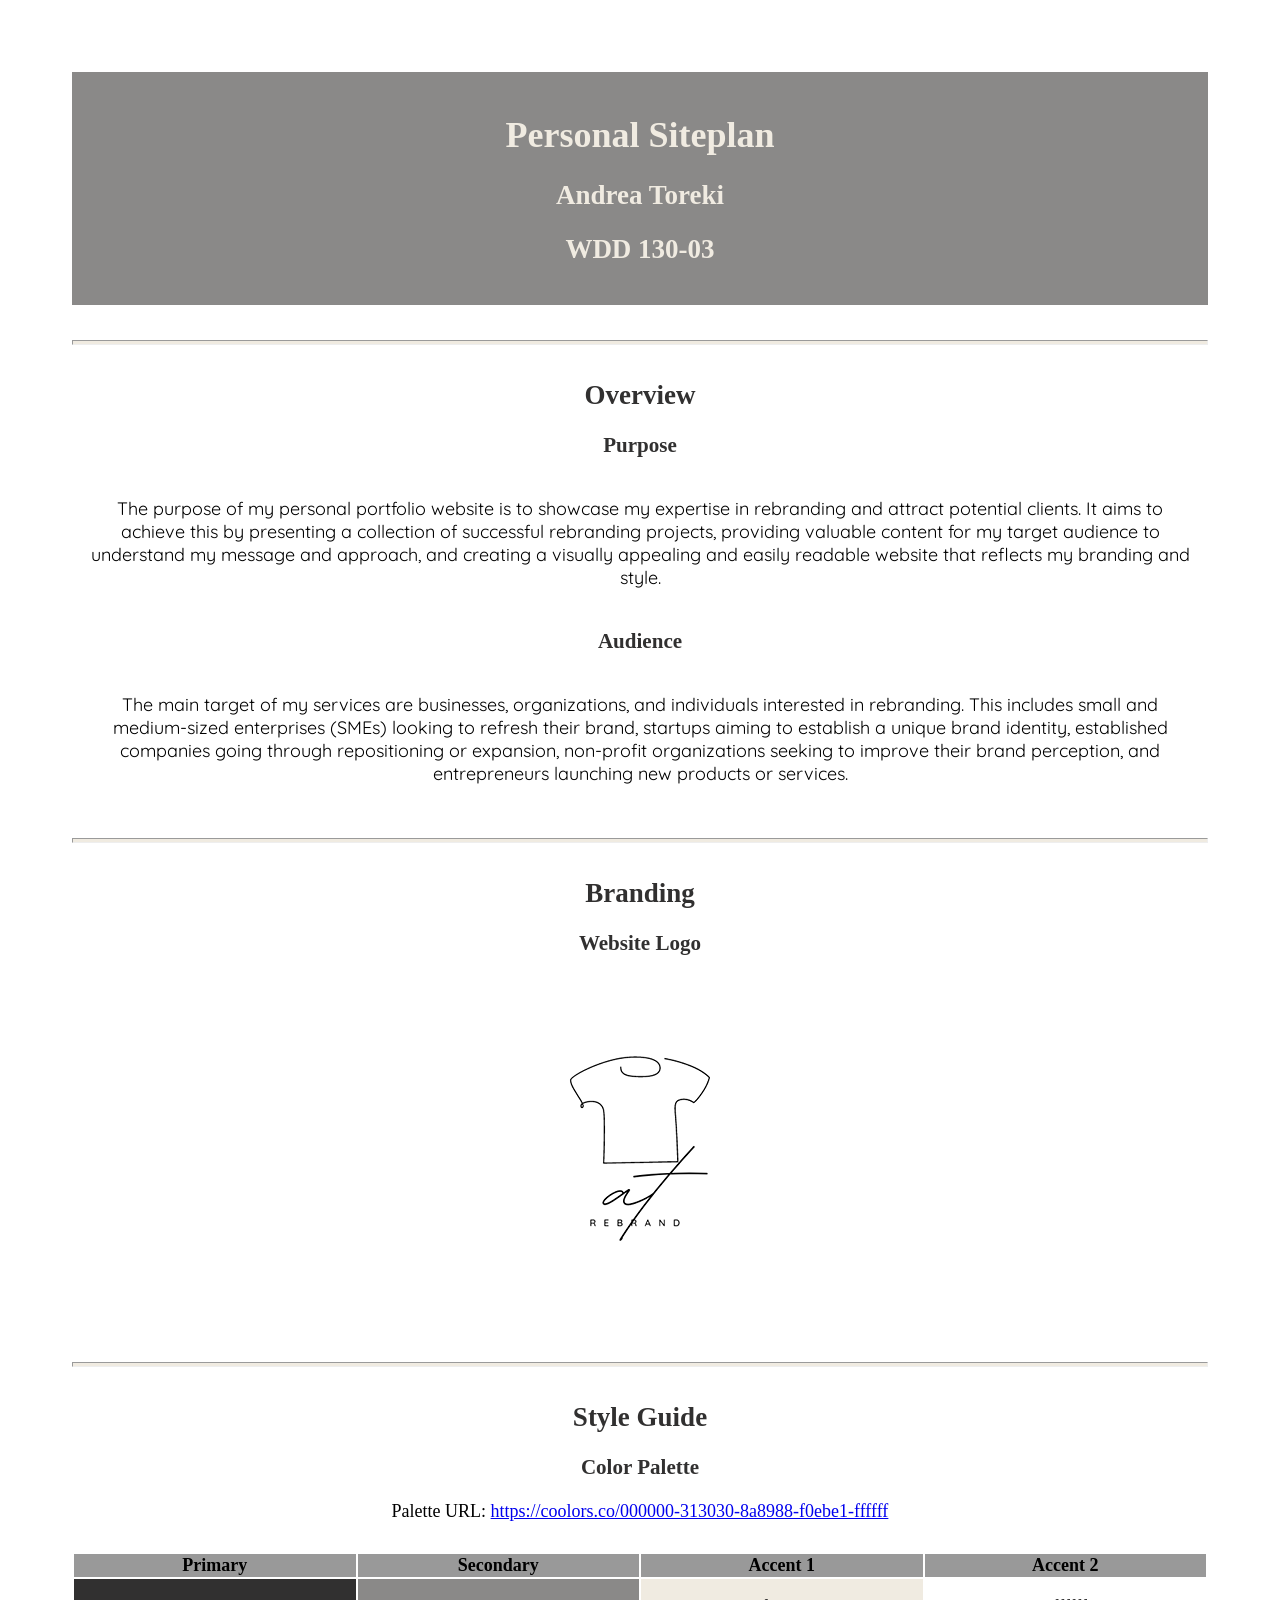
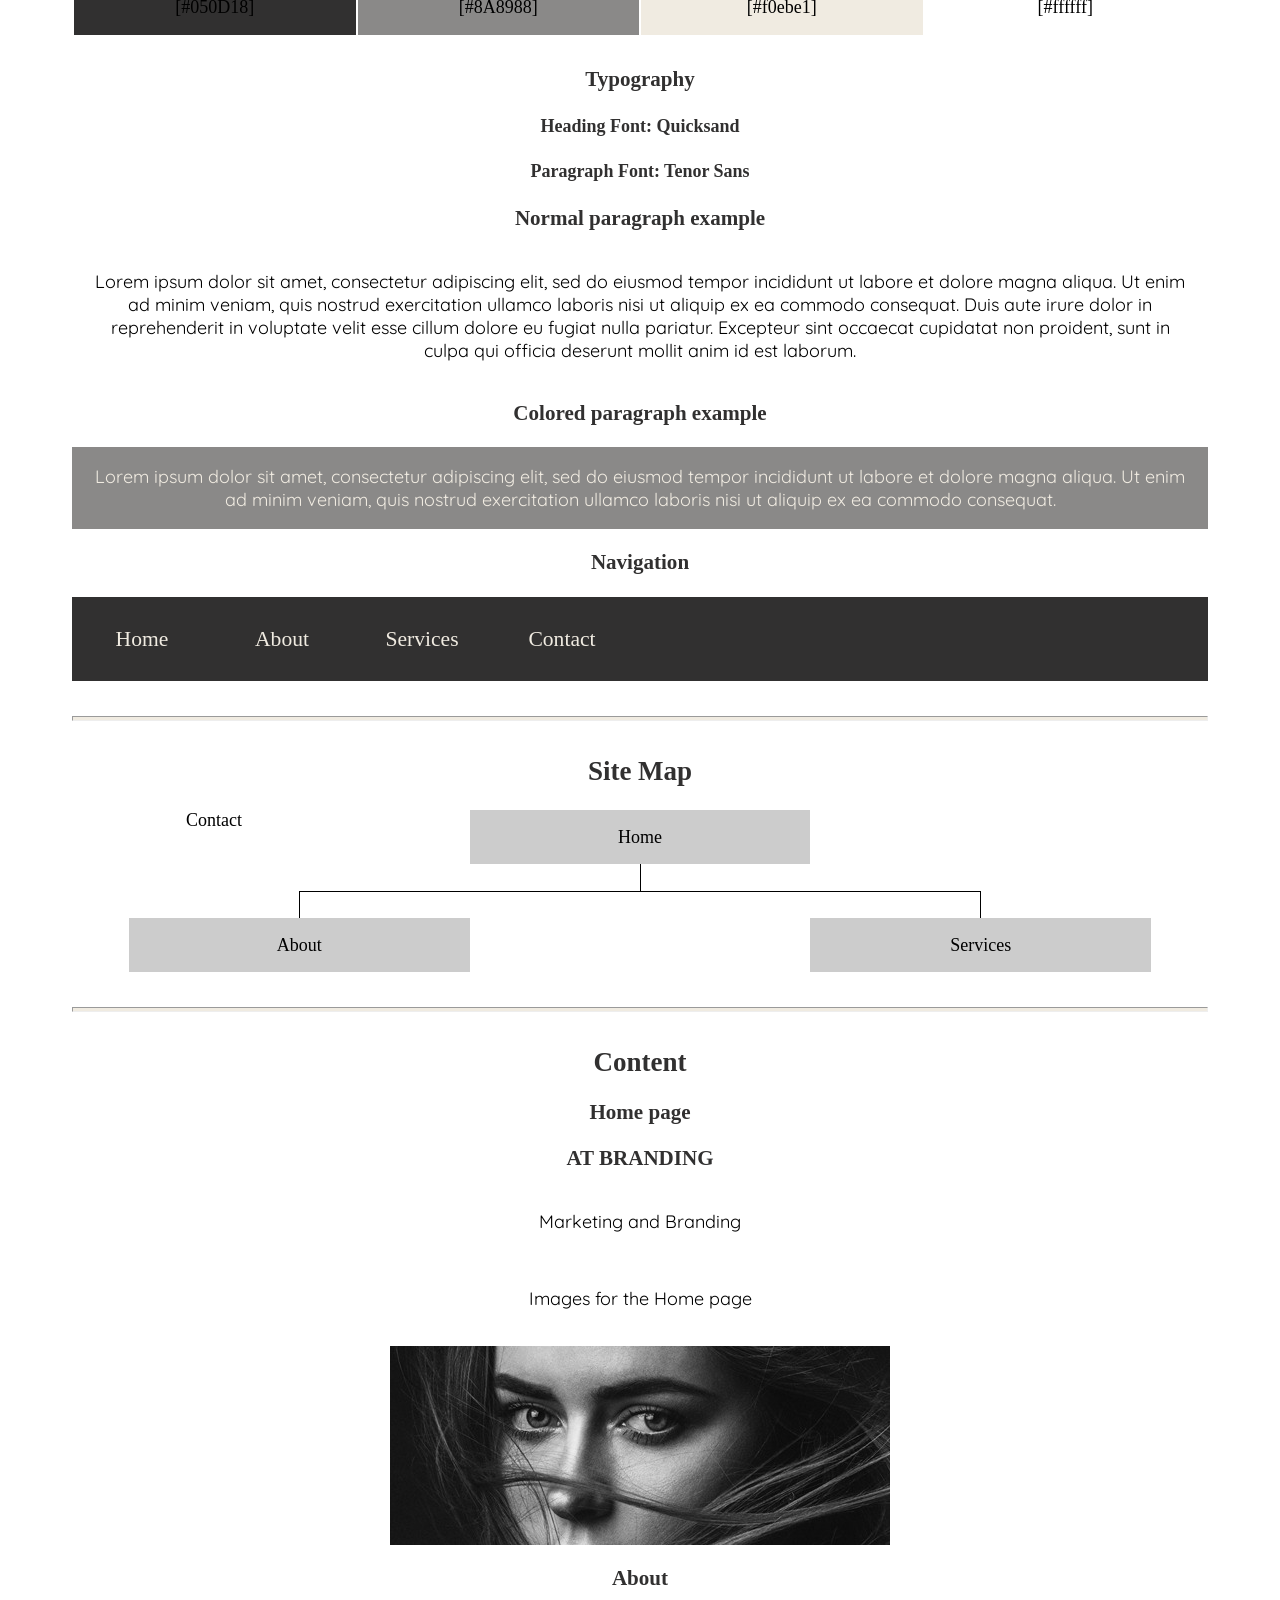
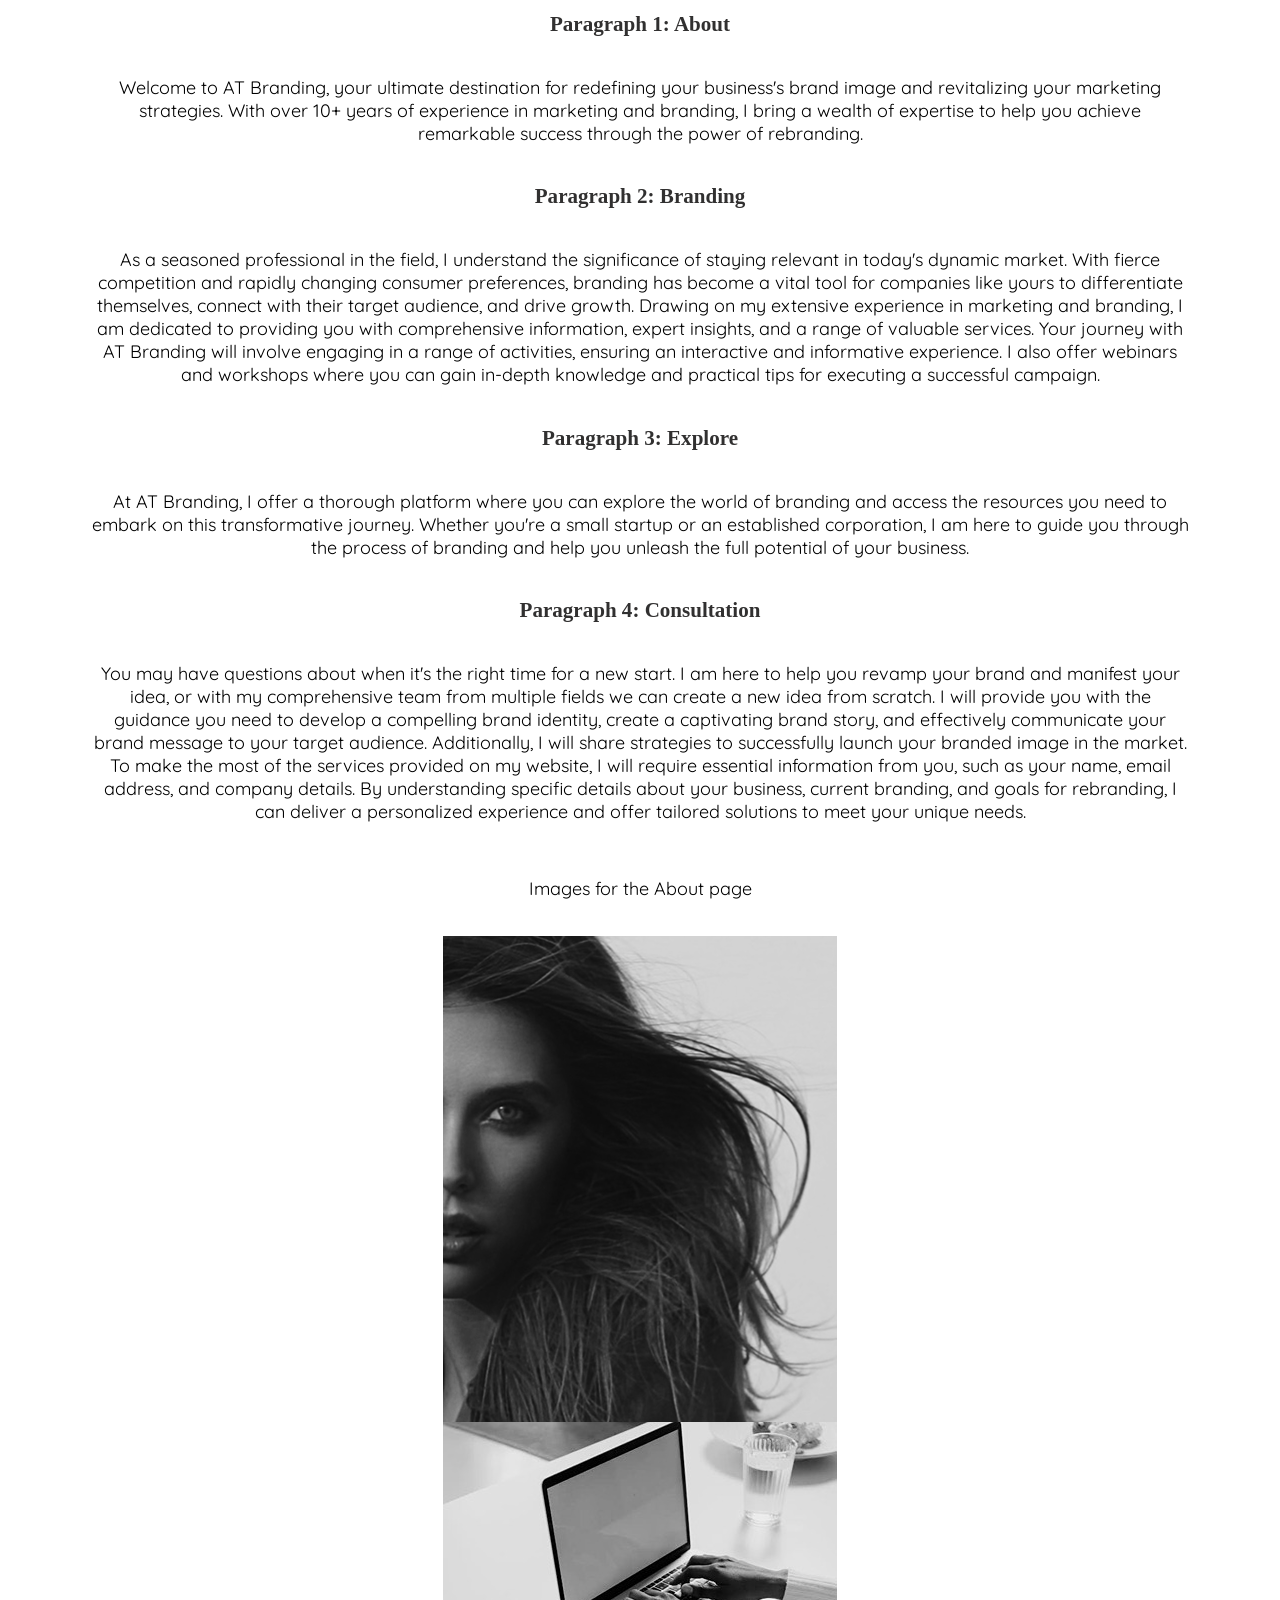
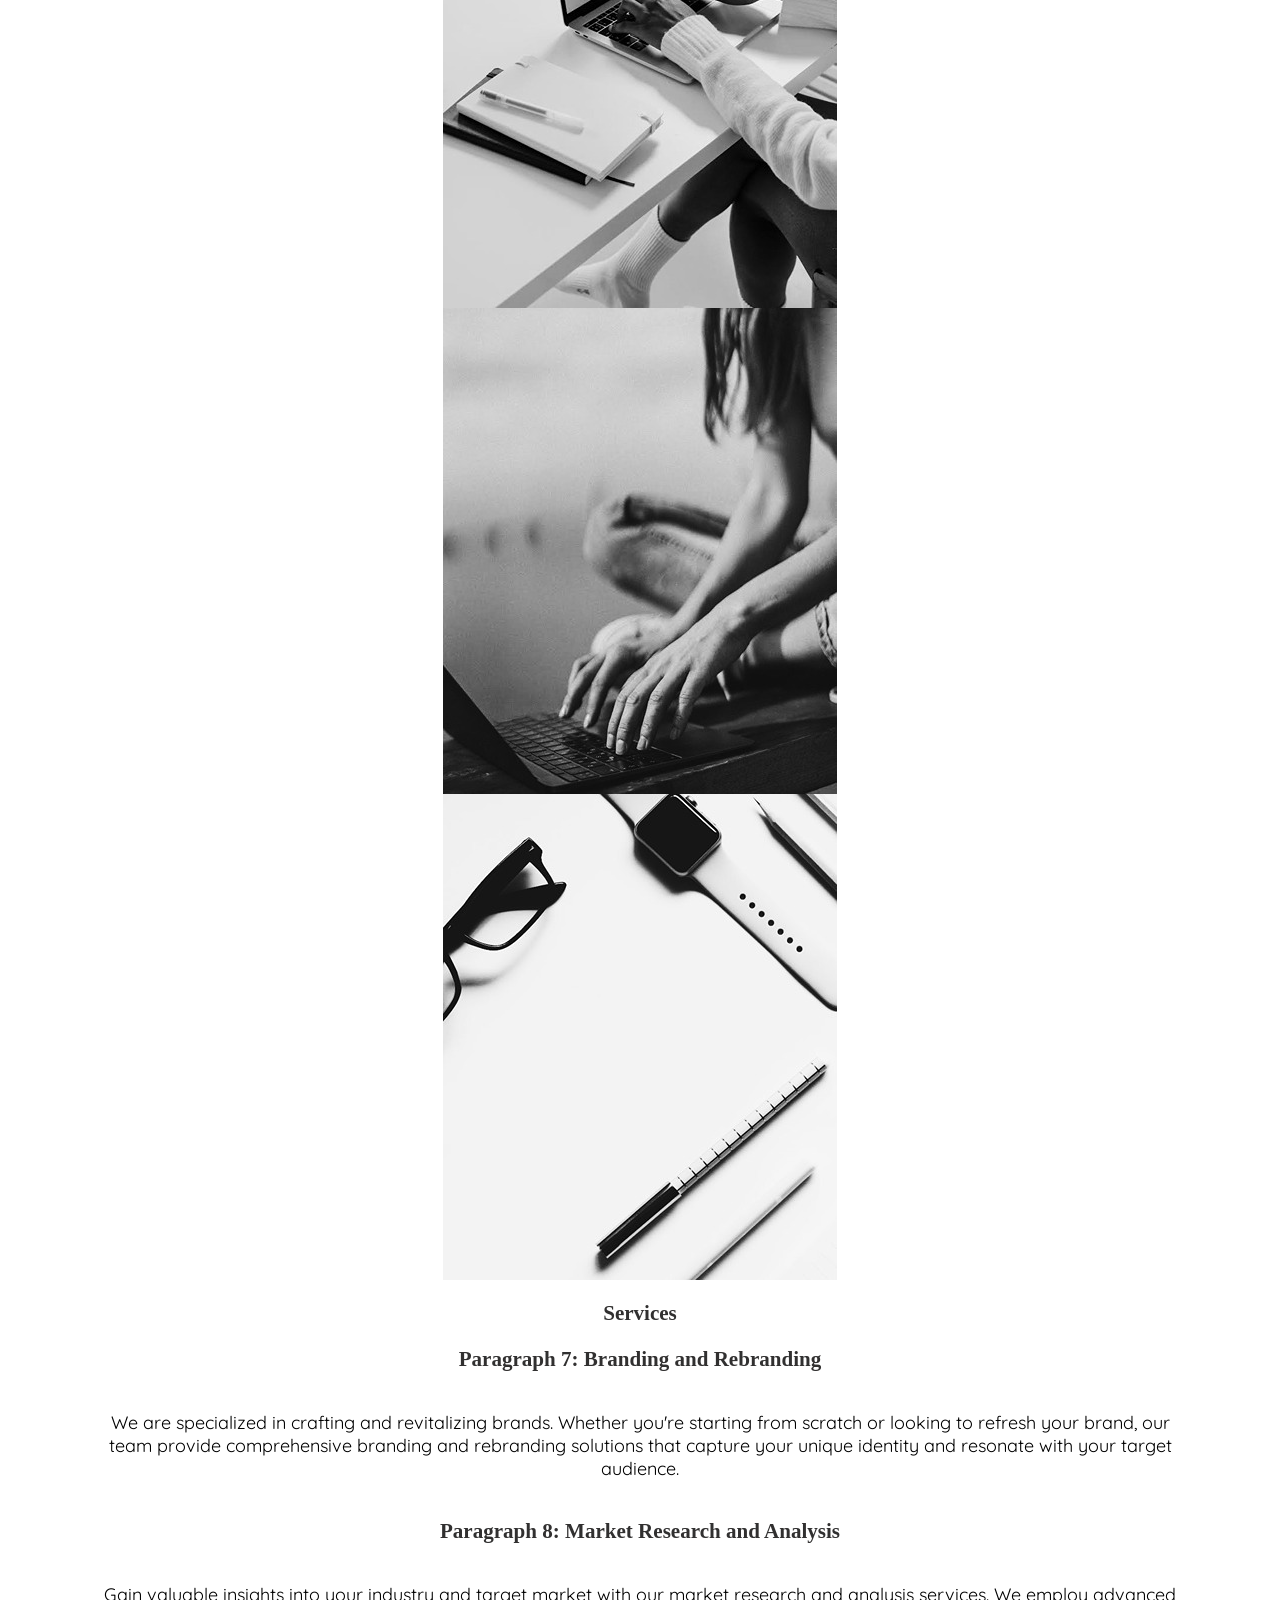
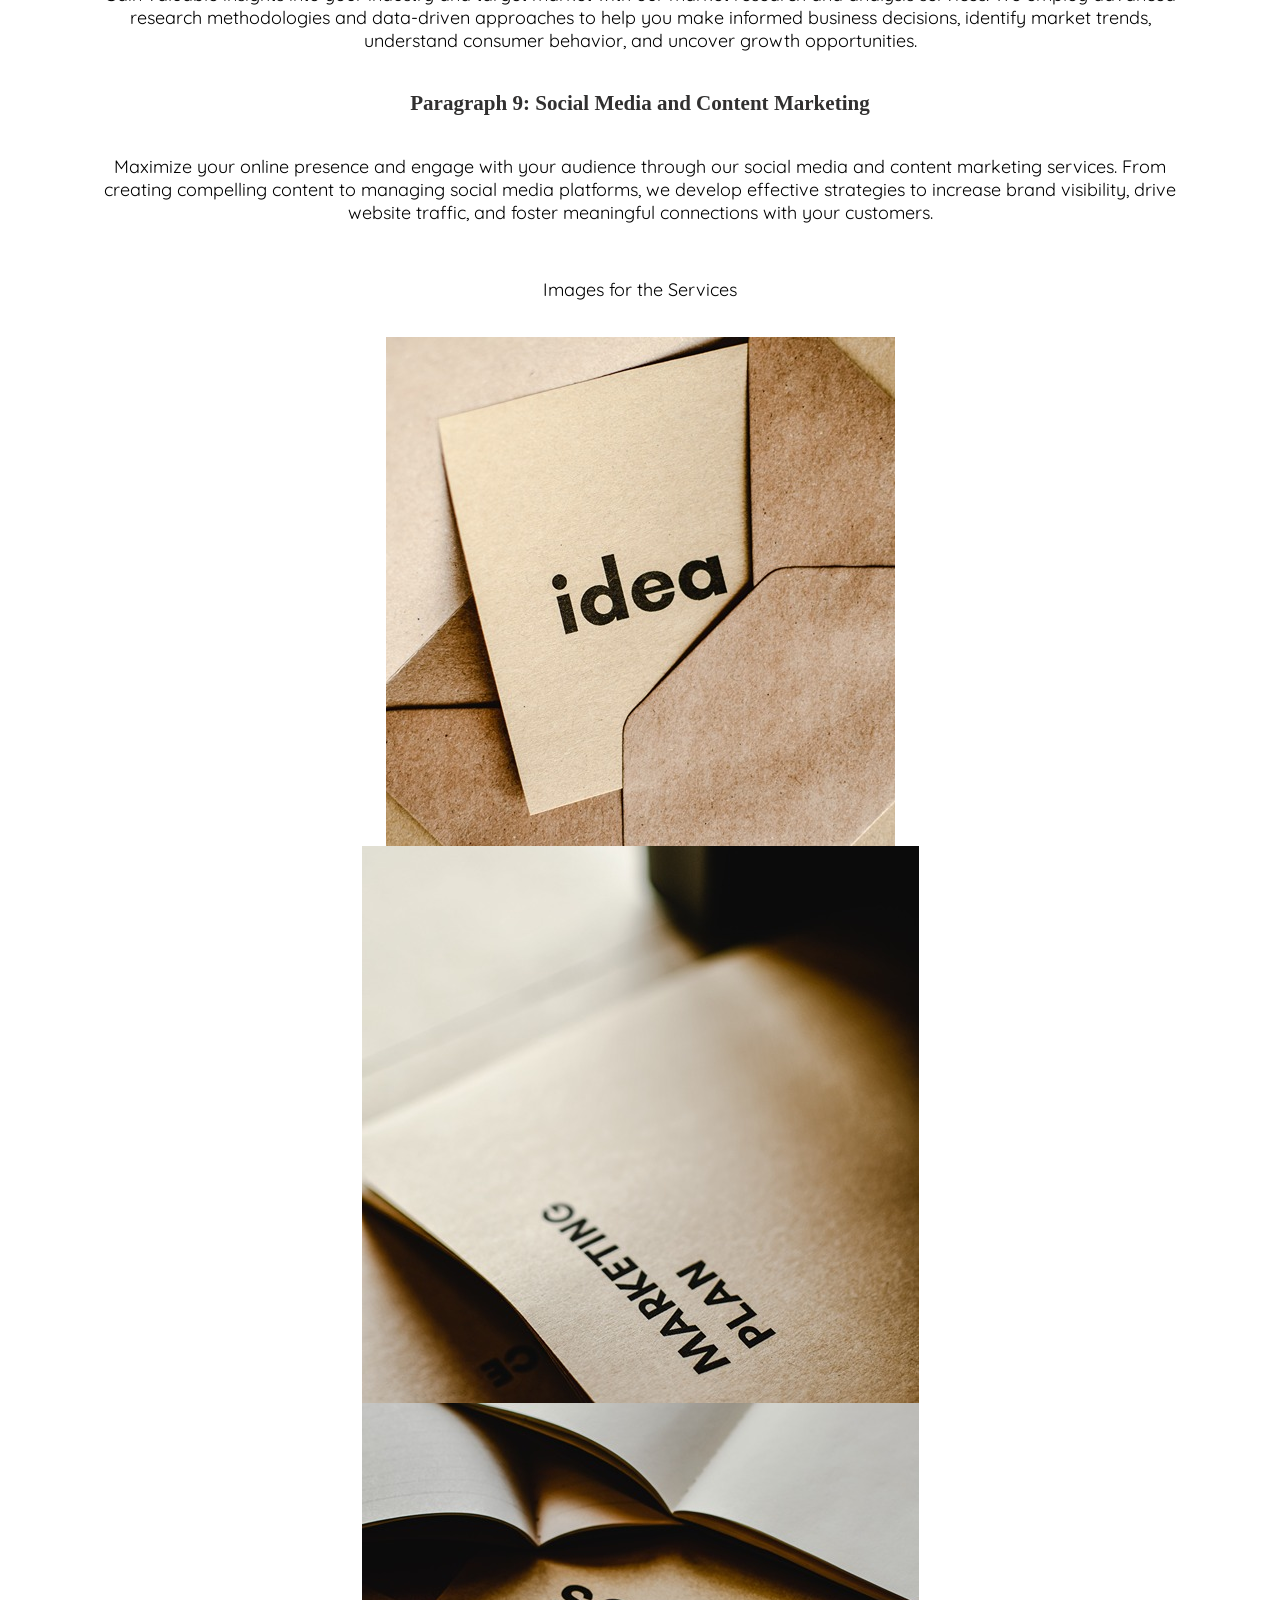
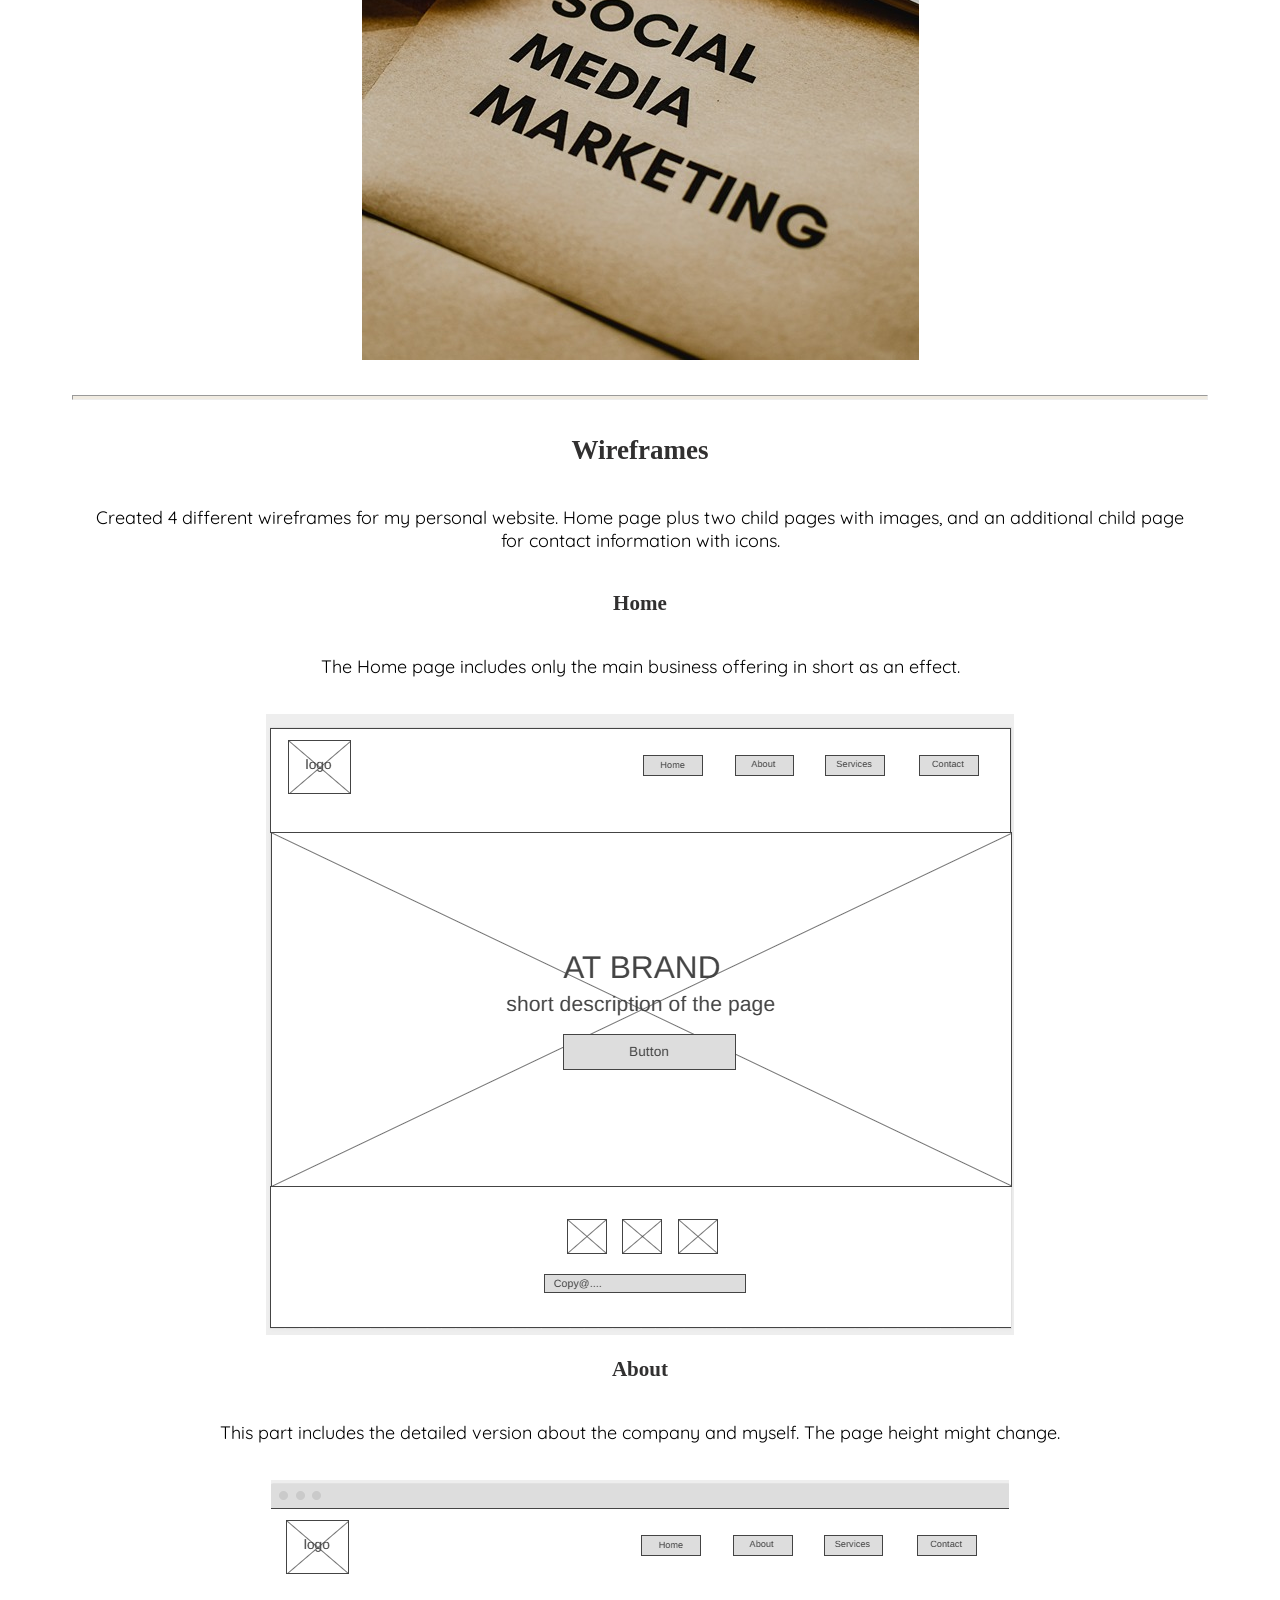
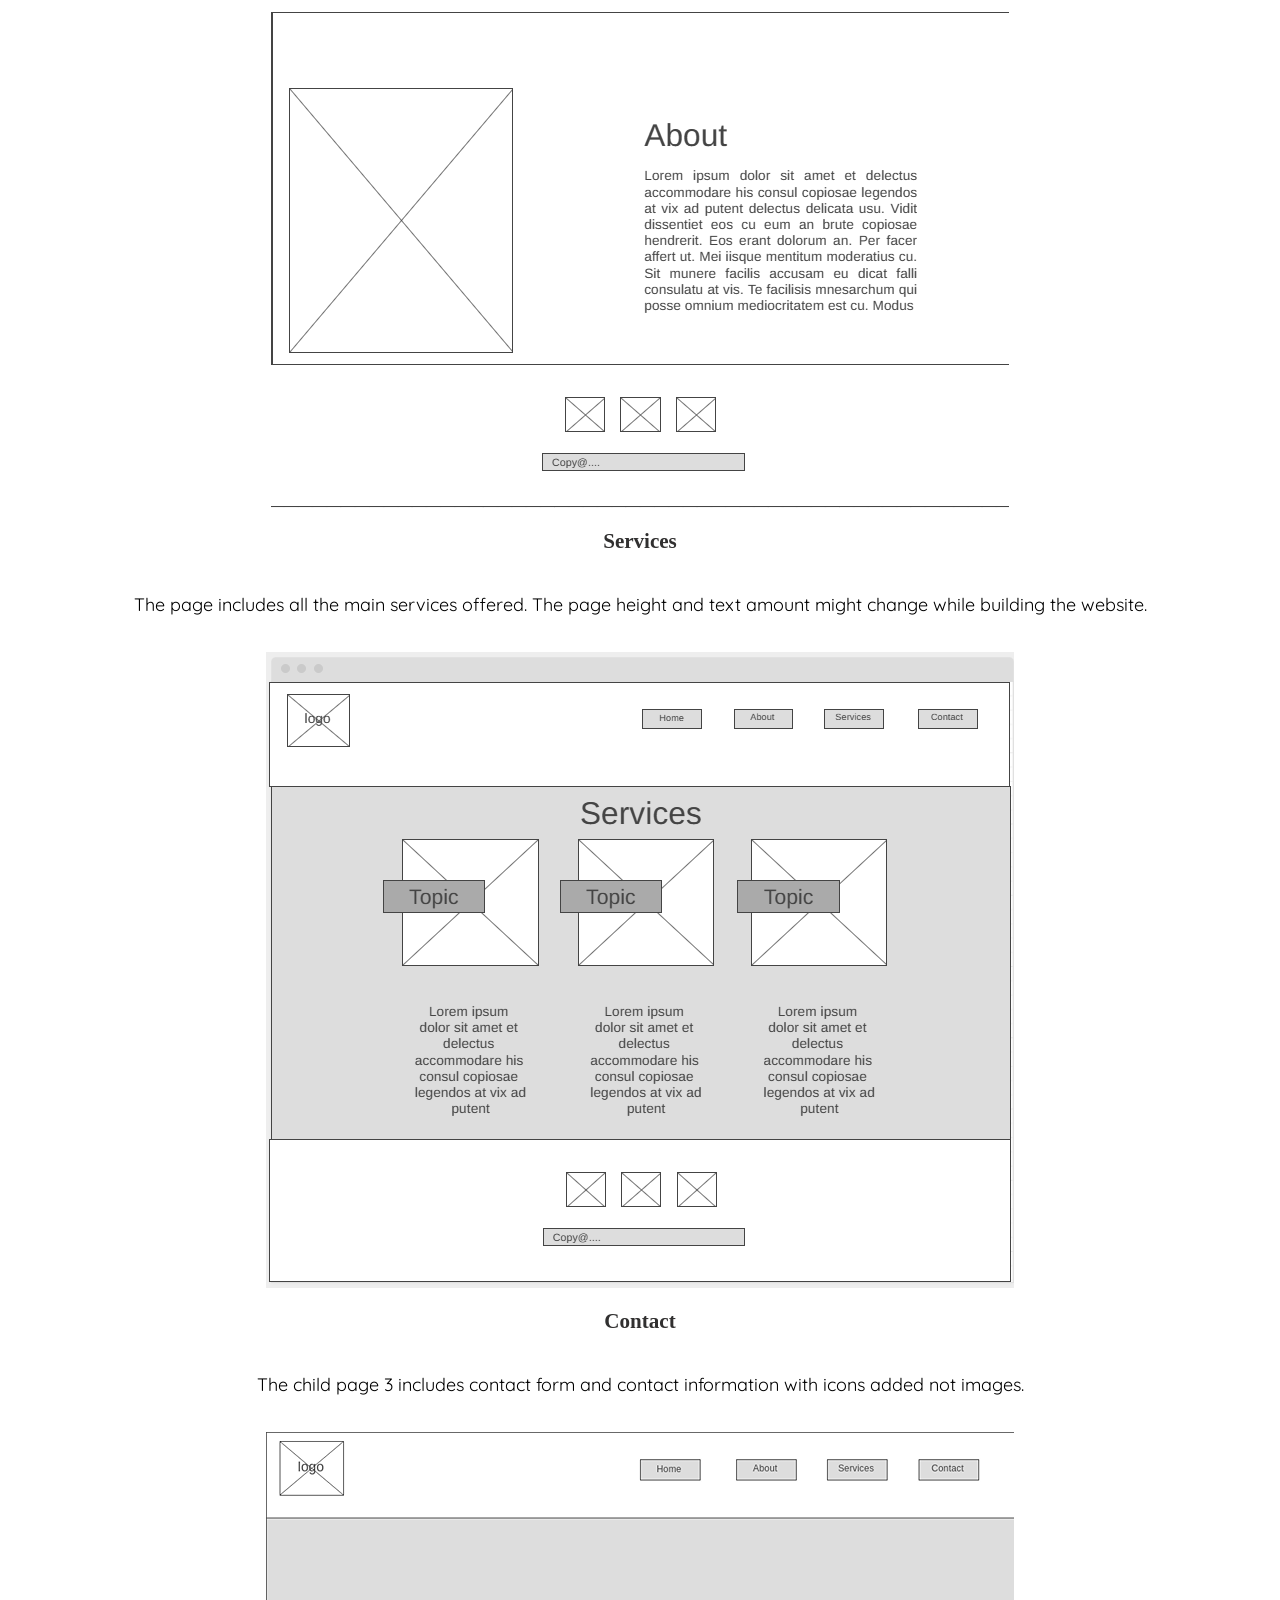
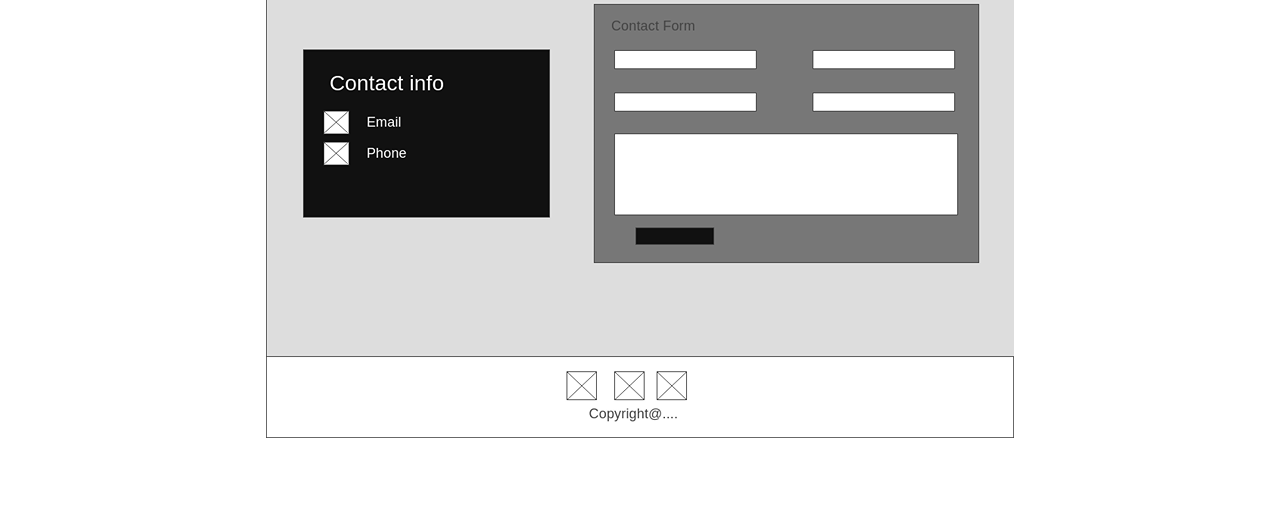
<file: atrebrabding/site-plan.html>
<!DOCTYPE html>
<html lang="en-us">
    
  <head>
    <meta charset="utf-8">
    <title>Site Plan</title>
    <link type="text/css" rel="stylesheet" href="styles/site-plan.css">
  </head>

  <body>
    <header>
      <h1>Personal Siteplan</h1>
      <h2>Andrea Toreki</h2>
      <h2>WDD 130-03</h2>
      <!-- In the header above, add the name or your site, your name and class number. For example if you are in section 3 you would put WDD 130.03 -->
    </header>
    <main>

      <!--------------------------Steps 2-3-------------------------------->
      <hr>
      <h2>Overview</h2>
      <h3>Purpose</h3>
      <p>
        The purpose of my personal portfolio website is to showcase my expertise in rebranding and attract potential clients.
         It aims to achieve this by presenting a collection of successful rebranding projects, providing valuable content for my
         target audience to understand my message and approach, and creating a visually appealing and easily readable website that reflects my branding and style.</p>  <!-- change this -->


      <h3>Audience</h3>
      <p>The main target of my services are businesses, organizations, and individuals interested in rebranding. 
        This includes small and medium-sized enterprises (SMEs) looking to refresh their brand, startups aiming to establish a unique brand identity, 
        established companies going through repositioning or expansion, non-profit organizations seeking to improve their brand perception, 
        and entrepreneurs launching new products or services.</p>  <!-- change this -->

      <hr>
      <h2>Branding</h2>
      <h3>Website Logo</h3>
      <!-- Replace this with some sort of logo for your site.  A logo can be as simple as the name of your site in a nice font :) -->
      <img src="images/logo.png" alt="Logo image">
      <hr>
      <h2>
        Style Guide
      </h2>

      <!--------------------------Steps 4-8-------------------------------->

      <h3>
        Color Palette
      </h3>
      <!--  The colors you choose for a website are one of the most important decisions you will make. Follow the instructions on the activity in iLearn then return and replace the color codes below with the hex color codes (the 6 digit numbers that show at the bottom of each color) for the colors you have chosen below.  You should have at least 2 colors but do not have to fill in all 4 if you do not need them.  -->

      <!-- Copy and paste the URL to your finished palette below Make sure to paste it into both spots -->
      Palette URL: <a href="https://coolors.co/000000-313030-8a8988-f0ebe1-ffffff" target="_blank">https://coolors.co/000000-313030-8a8988-f0ebe1-ffffff</a>


      <table class="colors">
        <tr><th>Primary</th><th>Secondary</th><th>Accent 1</th><th>Accent 2</th></tr>
        <!-- Replace the numbers in the boxes below with your hex color codes. Then switch to the site-plan.css file and change your colors there as well. -->
        <tr><td class="primary">[#050D18]</td><td class="secondary">[#8A8988]</td><td class="accent1">[#f0ebe1]</td><td class="accent2">[#ffffff]</td></tr>
      </table>

      <!--------------------------Step 9-------------------------------->

      <h3>
        Typography
      </h3>
      <!-- Choose a font for your paragraphs (body copy) and headlines. What font(s) have you chosen? Why did you choose what you did?  Make sure to review the list of web safe fonts at W3Schools.org as a starting point.  Think also about which of your colors above you might use for background and font colors. -->

      <h4>
        Heading Font: Quicksand  <!-- change this -->
      </h4>
      <h4>
        Paragraph Font: Tenor Sans  <!-- change this -->
      </h4>
      <h3>
        Normal paragraph example
      </h3>
      <p>
        Lorem ipsum dolor sit amet, consectetur adipiscing elit, sed do eiusmod tempor incididunt ut labore et dolore magna aliqua. Ut enim ad minim veniam, quis nostrud exercitation ullamco laboris nisi ut aliquip ex ea commodo consequat. Duis aute irure dolor in reprehenderit in voluptate velit esse cillum dolore eu fugiat nulla pariatur. Excepteur sint occaecat cupidatat non proident, sunt in culpa qui officia deserunt mollit anim id est laborum.
      </p>
      <h3>
        Colored paragraph example
      </h3>
      <p class="colored">
        Lorem ipsum dolor sit amet, consectetur adipiscing elit, sed do eiusmod tempor incididunt ut labore et dolore magna aliqua. Ut enim ad minim veniam, quis nostrud exercitation ullamco laboris nisi ut aliquip ex ea commodo consequat. 
      </p>

      <!--------------------------Step 10-------------------------------->

      <h3>
        Navigation
      </h3>
      <!-- Think about how you want your navigation bar to look. In the site-plan.css file change the colors to your colors to get the look you desire. --> 
      <nav>
        <a href="#">Home</a>
        <a href="#">About</a>
        <a href="#">Services</a>
        <a href="#">Contact</a>
      </nav>
      <hr>
      <h2>
        Site Map
      </h2>
      <div class="sitemap">
        <div class="sm-home">
          Home
        </div>
        <div class="sm-page2">
          About <!-- change this -->
        </div>
        <div class="sm-page3">
          Services  <!-- change this -->
        </div>
        <div class="sm-page5">
          Contact  <!-- change this -->
        </div>


        <div class="top">
          &nbsp;
        </div>
        <div class="left">
          &nbsp;
        </div>
        <div class="right">
          &nbsp;
        </div>
       
        </div>

      </div>

      <!----------Content Section ---------------->
      <hr>
      <h2>
        Content
      </h2>
      <h3>Home page</h3>
      <h3>AT BRANDING</h3>
      <p>Marketing and Branding</p>
      <p>Images for the Home page</p>
        <img src="images/eyes_siteplan.jpg" alt="image for homepage">
    
      </ul>
      <h3> About </h3>
      <h3>Paragraph 1: About</h3>
      <p>Welcome to AT Branding, your ultimate destination for redefining your business's brand image and revitalizing your marketing strategies. With over 10+ years of experience in marketing and branding, I bring a wealth of expertise to help you achieve remarkable success through the power of rebranding.</p>

      <h3>Paragraph 2: Branding</h3>
      <p>As a seasoned professional in the field, I understand the significance of staying relevant in today's dynamic market. With fierce competition and rapidly changing consumer preferences, branding has become a vital tool for companies like yours to differentiate themselves, connect with their target audience, and drive growth. Drawing on my extensive experience in marketing and branding, I am dedicated to providing you with comprehensive information, expert insights, and a range of valuable services. Your journey with AT Branding will involve engaging in a range of activities, ensuring an interactive and informative experience. I also offer webinars and workshops where you can gain in-depth knowledge and practical tips for executing a successful campaign.</p>

      <h3>Paragraph 3: Explore</h3>
      <p>At AT Branding, I offer a thorough platform where you can explore the world of branding and access the resources you need to embark on this transformative journey. Whether you're a small startup or an established corporation, I am here to guide you through the process of branding and help you unleash the full potential of your business.</p>

      <h3>Paragraph 4: Consultation</h3>
      <p>You may have questions about when it's the right time for a new start. I am here to help you revamp your brand and manifest your idea, or with my comprehensive team from multiple fields we can create a new idea from scratch. I will provide you with the guidance you need to develop a compelling brand identity, create a captivating brand story, and effectively communicate your brand message to your target audience. Additionally, I will share strategies to successfully launch your branded image in the market. To make the most of the services provided on my website, I will require essential information from you, such as your name, email address, and company details. By understanding specific details about your business, current branding, and goals for rebranding, I can deliver a personalized experience and offer tailored solutions to meet your unique needs.</p>

      
      <p>Images for the About page</p>
        <img src="images/home.png" alt="image for About page">
        <img src="images/image1.jpg" alt="image for About page">
        <img src="images/image3.jpg" alt="image for About page">
        <img src="images/image2.jpg" alt="image for About page">

        
      </ul>
      <h3>Services</h3>
      <h3>Paragraph 7: Branding and Rebranding</h3>
      <p>We are specialized in crafting and revitalizing brands. Whether you're starting from scratch or looking to refresh your brand, our team provide comprehensive branding and rebranding solutions that capture your unique identity and resonate with your target audience.

      </p>
    
      <h3>Paragraph 8: Market Research and Analysis</h3>
      <p>Gain valuable insights into your industry and target market with our market research and analysis services. We employ advanced research methodologies and data-driven approaches to help you make informed business decisions, identify market trends, understand consumer behavior, and uncover growth opportunities.

      </p>
    
      <h3>Paragraph 9: Social Media and Content Marketing</h3>
      <p>Maximize your online presence and engage with your audience through our social media and content marketing services. From creating compelling content to managing social media platforms, we develop effective strategies to increase brand visibility, drive website traffic, and foster meaningful connections with your customers.

      </p>
    
    
      <p>Images for the Services</p>
        <img src="images/branding.jpg" alt="image for page3">
        <img src="images/growth.jpg" alt="image for page3">
        <img src="images/socials.jpg" alt="image for page3">

      </ul>

      <hr>
      <h2>
        Wireframes
      </h2>
      <p>
        Created 4 different wireframes for my personal website. Home page plus two child pages with images, and an additional child page for contact information with icons.</p>

      <h3>Home</h3>
      <p>         
      The Home page includes only the main business offering in short as an effect.
      </p>
      <img src="images/Homepage.png" alt="home page wireframe">

      <h3>About</h3>
      <p>         
        This part includes the detailed version about the company and myself. The page height might change.
      </p>
      <img src="images/Child1.png" alt="child1 page wireframe">

      <h3>Services</h3>
      <p>         
        The page includes all the main services offered. The page height and text amount might change while building the website. 
      </p>
      <img src="images/Child2.png" alt="child2 page wireframe">

      <h3>Contact</h3>
      <p>         
        The child page 3 includes contact form and contact information with icons added not images. 
      </p>
      <img src="images/master.png" alt="child3 page wireframe">
    </main>
  </body>

</html>
</file>
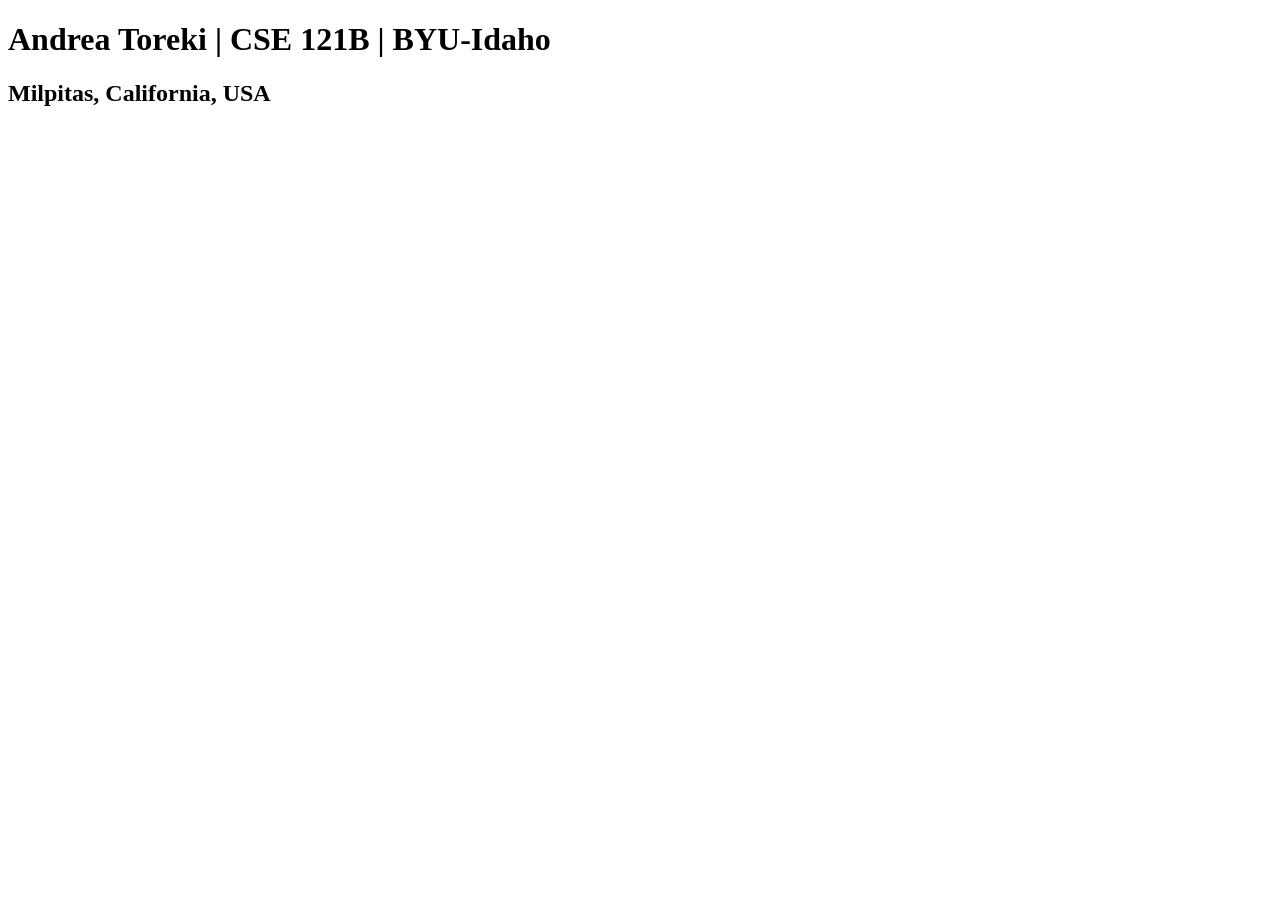
<file: cse121b/test.html>
<!DOCTYPE html>
<html lang="en">
<head>
    <meta charset="UTF-8">
    <meta name="viewport" content="width=device-width, initial-scale=1.0">
    <title>Andrea Toreki | CSE 121B | BYU-Idaho</title>
</head>
<body>
    <h1>Andrea Toreki | CSE 121B | BYU-Idaho</h1>
    <h2>Milpitas, California, USA</h2>
</body>
</html>
</file>
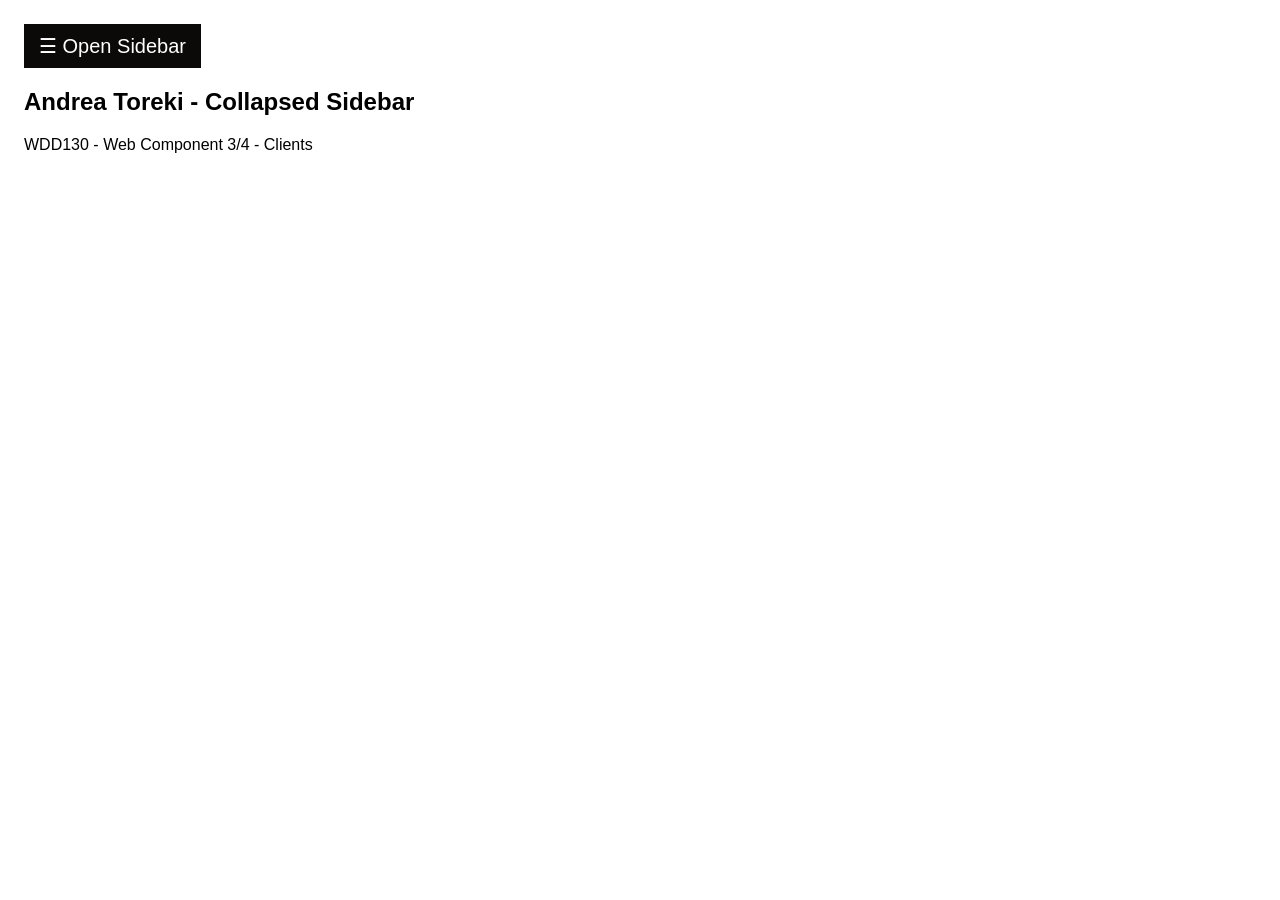
<file: webcomponents/clients.html>
<!DOCTYPE html>
<html>
<head>
    <link rel="stylesheet" href="styles/clients.css">
    <meta charset="UTF-8">
    <meta http-equiv="X-UA-Compatible" content="IE=edge">
    <meta name="viewport" content="width=device-width, initial-scale=1.0">
    <title> WDD130 - Andrea Toreki| Collapsed Sidebar  </title>
</head>
    
<body>
    <div id="mySidebar" class="sidebar">
        <a href="javascript:void(0)" class="closebtn" onclick="closeNav()">×</a>
            <a href="index.html">About</a>
            <a href="services.html">Services</a>
            <a href="clients.html">Clients</a>
            <a href="contact.html">Contact</a>
        </div>
        <div id="main">
            <button class="openbtn" onclick="openNav()">☰ Open Sidebar</button>  
            <h2>Andrea Toreki - Collapsed Sidebar</h2>
            <p>WDD130 - Web Component 3/4 - Clients</p>
          </div>
          
          <script>
          function openNav() {
            document.getElementById("mySidebar").style.width = "250px";
            document.getElementById("main").style.marginLeft = "250px";
          }
          
          function closeNav() {
            document.getElementById("mySidebar").style.width = "0";
            document.getElementById("main").style.marginLeft= "0";
          }
          </script>
             
</body>
</html>
</file>
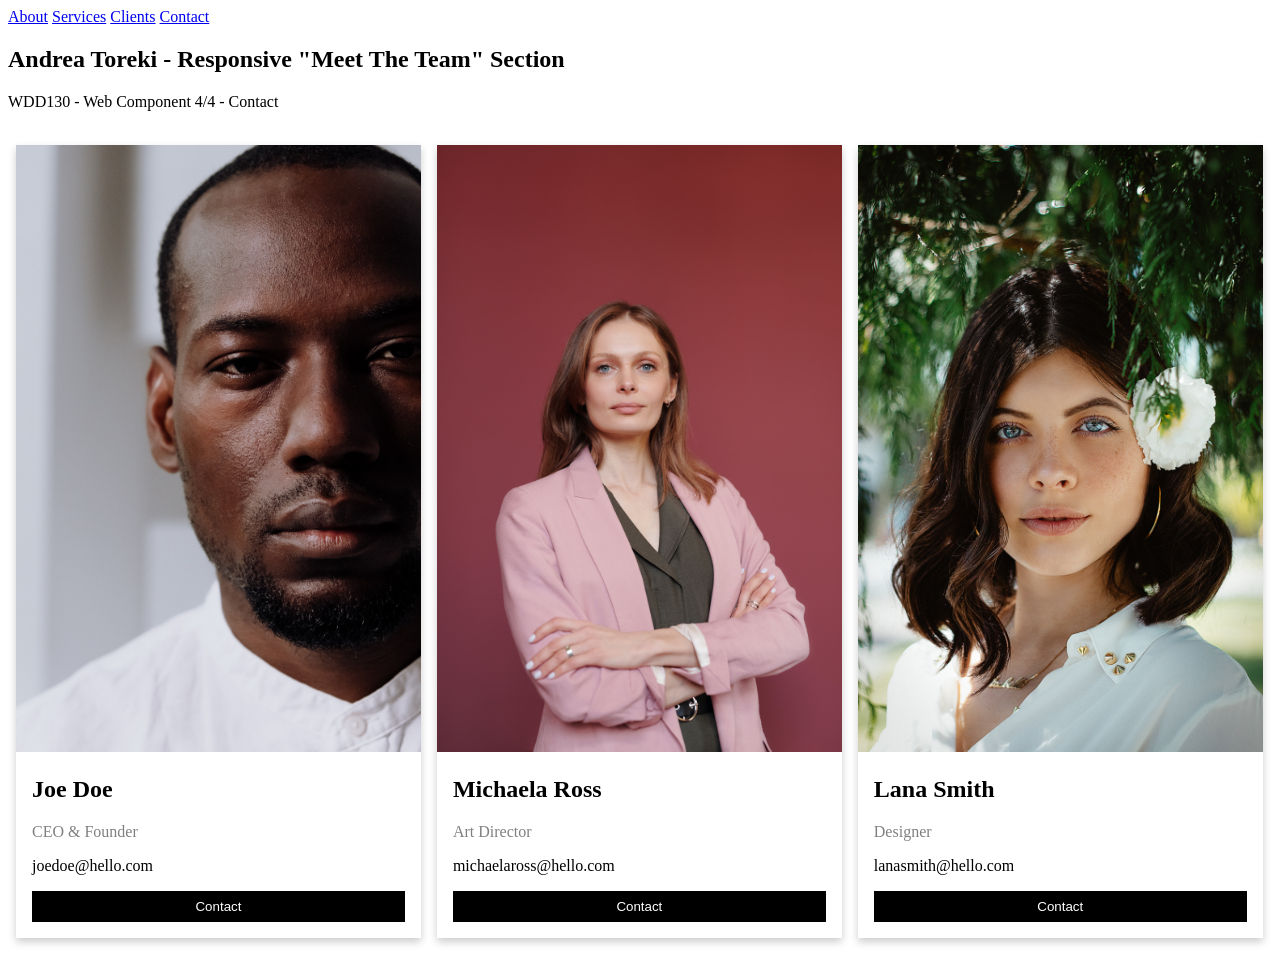
<file: webcomponents/contact.html>
<!DOCTYPE html>
<html>
<head>
    <link rel="stylesheet" href="styles/contact.css">
    <meta charset="UTF-8">
    <meta http-equiv="X-UA-Compatible" content="IE=edge">
    <meta name="viewport" content="width=device-width, initial-scale=1.0">
    <title> WDD130 - Andrea Toreki| Meet the team  </title>
</head>
    
<body>
    <div id="content">
        <header>
        <div class="sidenav">
            <a href="index.html">About</a>
            <a href="services.html">Services</a>
            <a href="clients.html">Clients</a>
            <a href="contact.html">Contact</a>
        </div>
        </header>
    </div>
    <h2>Andrea Toreki - Responsive "Meet The Team" Section</h2>
    <p>WDD130 - Web Component 4/4 - Contact</p>
    <br>
    
    <div class="row">
      <div class="column">
        <div class="card">
          <img src="images/team1.jpg" alt="Jane" style="width:100%" height="10%">
          <div class="container">
            <h2>Joe Doe</h2>
            <p class="title">CEO & Founder</p>
            <p>joedoe@hello.com</p>
            <p><button class="button">Contact</button></p>
          </div>
        </div>
      </div>
    
      <div class="column">
        <div class="card">
          <img src="images/team2.jpg" alt="Mike" style="width:100%" height="10%">
          <div class="container">
            <h2>Michaela Ross</h2>
            <p class="title">Art Director</p>
            <p>michaelaross@hello.com</p>
            <p><button class="button">Contact</button></p>
          </div>
        </div>
      </div>
      
      <div class="column">
        <div class="card">
          <img src="images/team3.jpg" alt="John" style="width:100%" height="10%">
          <div class="container">
            <h2>Lana Smith</h2>
            <p class="title">Designer</p>
            <p>lanasmith@hello.com</p>
            <p><button class="button">Contact</button></p>
          </div>
        </div>
      </div>
    </div>
    
    </body>
    </html>
</file>
<file: atrebrabding/styles/styles.css>
@import url('https://fonts.googleapis.com/css2?family=Quicksand:wght@300&family=Stint+Ultra+Expanded&family=Tenor+Sans&display=swap');


:root {
  --nav-hover-link-color: #f0ebe1;
  --nav-hover-background-color: #313030;
  --button-hover-link-color: #f0ebe1;
  --button-hover-background-color: rgba(49, 48, 48, 0.5);
  --headline-color-on-white: #313030;  
  --headline-color-on-color: #f0ebe1; 
  --paragraph-color-on-white:  #000000;  
  --paragraph-color-on-color: #f0ebe1; 
  --paragraph-background-color: #8A8988;
  --nav-link-color: #f0ebe1;
  --nav-background-color: #313030;
  --nav-hover-link-color: #f0ebe1;
  --nav-hover-background-color: #8A8988;
  
  }

header {
  display: grid;
  grid-template-columns: auto 1fr auto;
  align-items: center;
  padding: 20px;
  background-color: rgba(0, 0, 0, 0.5);
  position: fixed;
  top: 0;
  left: 0;
  width: 100%;
  z-index: 2;
  margin: 0;
  font-size: 16px;
  font-family: 'Tenor Sans', Quicksand;

}

#content {
  padding-top: 50px;
  padding-bottom: 50px;

}

.logo {
  max-width: 120px;

}

#logo_link {
  grid-column: 1;

}

nav {
  grid-column: 3;
  display: flex;
  justify-content: flex-end;
  padding-right: 20px;
  font-size: 18px;
  

}


nav a:hover {
  color: #f0ebe1;
  background-color: rgba(49, 48, 48, 0.5);
  box-shadow: 5px 20px 10px black;

}

nav a {
  display: inline-block;
  padding: 10px 20px;
  border-radius: 5px;
  background-color: #808080;
  color: #f0ebe1;
  text-decoration: none;
  margin-left: 10px;
  margin-right: 60px;
  padding-bottom: 5px;
  border-bottom: none;
  font-size: 18px;
  font-family: 'Tenor Sans', Quicksand;

}

.button {
  display: inline-block;
  text-decoration: none;
  padding: 10px 10px;
  font-family: 'Tenor Sans', Quicksand;
  
}

.button a {
  padding: 8px 20px;
  border-radius: 10px;
  text-decoration: none;
  border-radius: 5px;
  background-color: #808080;
  color: #f0ebe1;
  font-size: 18px;

}

.button a:hover {
  color: #f0ebe1;
  background-color: rgba(49, 48, 48, 0.5);
  box-shadow: 5px 20px 10px black;
}

#home {
  display: flex;
  justify-content: flex-end;
}

#home-content {
  text-align: right;
  margin-right: 65px;
  margin-top: 38vh;
}

#home-content h2 {
  color: white;
  text-align: right;
  font-size: 30px;
  margin-top: 15px;
  margin-bottom: 20px;
  font-family: 'Stint Ultra Expanded', 'Tenor Sans';
  font-size: 30px;
  
}

.home-title {
  color: #f0ebe1;
  margin-bottom: -15px;
  font-size: 85px;
  font-family: 'Stint Ultra Expanded', 'Tenor Sans';
}

.col-six {
  position: fixed;
  bottom: 30px;
  left: 10px;
}

.col-six .copyright {
  color: rgba(0, 0, 0, 0.5);
}

footer {
  display: grid;
  grid-template-columns: 1fr;
  grid-template-rows: auto 1fr auto;
  background-color: rgba(0, 0, 0, 0.5);
  padding: 10px;
  color: #f0ebe1;
  text-align: center;
  position: fixed;
  bottom: 0;
  left: 0;
  width: 100%;
  z-index: 2;
  height: 188px;
  
}

footer .row {
  filter: brightness(70%);
  padding: 30px;
  margin-top: 30px;

}

.social img {
  width: 35px;
  border-radius: 5px;
  box-shadow: 5px 20px 10px rgb(30, 30, 31);
  
}

.social img:hover {
  box-shadow: 5px 10px 10px var(--paragraph-color-on-white);

}

  

#go-top {
  position: absolute;
  bottom: 10px;
  right: 10px;
}

#go-top a {
  color: #f0ebe1;
  text-decoration: none;
}

.footer-bottom {
  margin-top: -10px;
  color: #f0ebe1;
  font-family: Quicksand;
  font-size: 12px;
}

.site-plan-link {
  color: #f0ebe1;
  text-decoration: none;
}

.site-plan-link:hover {
  font-size: 1.2em;
}
</file>
<file: webcomponents/styles/webcomponents.css>
* {box-sizing: border-box}

/* Set height of body and the document to 100% */
body, html {
  height: 20%;
  margin: 0;
  font-family: Arial;
}

/* Style tab links */
.tablink {
  background-color: #555;
  color: white;
  float: left;
  border: none;
  outline: none;
  cursor: pointer;
  padding: 14px 16px;
  font-size: 17px;
  width: 25%;
}

.tablink:hover {
  background-color: #777;
}

/* Style the tab content (and add height:100% for full page content) */
.tabcontent {
  color: white;
  display: none;
  padding: 100px 20px;
  height: 100%;
}

#Home {background-color: red;}
#News {background-color: green;}
#Contact {background-color: blue;}
#About {background-color: orange;}

.container {
    position: relative;
    width: 50%;
  }
  
  .image {
    opacity: 1;
    display: block;
    width: 100%;
    height: auto;
    transition: .5s ease;
    backface-visibility: hidden;
  }
  
  .middle {
    transition: .5s ease;
    opacity: 0;
    position: absolute;
    top: 50%;
    left: 50%;
    transform: translate(-50%, -50%);
    -ms-transform: translate(-50%, -50%);
    text-align: center;
  }
  
  .container:hover .image {
    opacity: 0.3;
  }
  
  .container:hover .middle {
    opacity: 1;
  }
  
  .text {
    background-color: rgb(63, 62, 62);
    color: white;
    font-size: 25px;
    padding: 16px 32px;
  }
</file>
<file: wwr/styles/styles.css>
@import url('https://fonts.googleapis.com/css2?family=Open+Sans:wght@300&family=Oxygen:wght@300&family=Ubuntu&display=swap');

/* Set the font families */

body {

  background-color: rgba(37, 51, 75, 0.8);
  font-family: 'Open Sans', Oxygen, Ubuntu;
  font-size: 22px;
  padding: 0;
  margin: 0;
  
}

nav {
  display: flex;
  justify-content: space-around;

}

#logo_link {
  padding-top: 5px;
  justify-self: center;
  align-self: center;

}

header {
  background-color: rgba(37, 51, 75, 0.8);
  display: grid;
  grid-template-columns: 150px auto;

}

#hero {
  display: grid;
  grid-template-columns: 1fr 3fr 1fr;
  margin-top: -100px;
  
}

#hero-box {
  grid-column: 1/4;
  grid-row: 1/3;
  z-index: -1;
 
}

#hero-msg {
  grid-column: 2/3;
  grid-row: 1/2;
  margin-top: 100px;
  position: absolute;
  top: 100px;
  left: 50%;
  transform: translateX(-50%);

}

#hero-box img {
  width: 100%;
  height: 100%;
  object-fit: cover;

}

.home-title, .msg h2 {
  font-family: 'Open Sans', Oxygen, Ubuntu;
  font-size: 3em;
  margin-top: 10px;
}

h2 {
  margin: 0;
  color: #f8d557;
  
}

main section {
  text-align: center;

}

main section img {
  box-sizing: border-box;

}

.home-grid {
  display: grid;
  grid-template-columns: repeat(10, 1fr);
 
}

.river-card, .camping-card, .rapids-card {
  margin: 200px 0;

}

.card-img {
  border: 10px solid rgba(37, 51, 75, 0.8);
  transition: transform .5s;
  box-shadow: 5px 5px 10px #f0f1eb;
  width: 100%;

}

.card-img:hover {
  opacity: 0.6;
  transform: scale(1.1);

}

.river-card {
  grid-column: 2/4;
  grid-row: 2/3;

}

.camping-card {
  grid-column: 5/7;
  grid-row: 2/3;

}

.rapids-card {
  grid-column: 8/10;
  grid-row: 2/3;

}

#background {
  height: 725px;
  background-color: #94999e;
  grid-column: 1/11;
  grid-row: 4/9;

}

.msg {
  background-color: rgba(37, 51, 75, 0.8);
  line-height: 0.9em;
  padding: 35px;
  grid-column: 6/10;
  grid-row: 6/7;
  box-shadow: 5px 5px 10px #ffffff;
  
}

.mountains {
  width: 100%;
  grid-column: 2/7;
  grid-row: 5/8;
  box-shadow: 5px 5px 10px #ffffff;

}

footer {
  background-color: rgba(37, 51, 75, 0.8);
  color: #ffffff;
  padding: 25px 50px;
  margin-top: 200px;
  display: flex;
  justify-content: space-around;
  align-items: center;

}

/* Rest of the CSS code */

#content {
  max-width: 1600px;
  margin: 0 auto;

}

nav a {
  text-align: center;
  color: #ffffff;
  padding: 35px;
  
}

nav a:hover {
  background-color:#8c9cac;
  color: #F8D557;
}

.home-title {
  color: #f8d557;

}

h4 {
  color: #ffffff;

}

.msg h2 {
  color: #F8D557;
  margin: 0;
  font-size: 34px;

}

.msg p {
  color: #ffffff;
  font-size: 0.8em;
  padding-bottom: 15px;

}

.book, .join {
  background-color: #94999e;
  color: #ffffff;
  font-size: 18px;
  padding: 15px 30px;
  margin-top: 50px;
  border-radius: 5px;

}

.join:hover {
  background-color: #F8D557;
  margin-bottom: 10px;
  color:#8c9cac;

}

#hero-msg h1 {
  text-align: center;
  color: #F8D557;

}

#hero-msg h4 {
  text-align: center;
  color: white;

}

.book:hover {
  background-color: #F8D557;
  margin-bottom: 10px;
  color: #8c9cac;
  
}

.button-box {
  text-align: center;
  margin-bottom: 35px;

}

footer a {
  color: #ffffff;

}

footer a:hover {
  color: #F8D557;

}

.icon {
  width: 80px;
  padding-top: 10px;

}

.logo {
  width: 80px;

}

#hero-img {
  width: 100%;
 
}

nav a, .book, .join, footer a {
  text-decoration: none;

}

footer p {
  font-size: 1.2em;

}

footer p a:hover {
  text-decoration: underline;
  padding-top: 15px;
  
}

footer .social img {
  padding-top: 15px;

}

@media screen and (max-width: 900px) {
  #hero, .home-grid {
      display: block;
      height: auto;
  }
  nav, footer {
      flex-direction: column;
  }
  nav a {
      display: block;
      padding: 15px;
  }
  #hero {
      margin-top: 0;
  }
  #hero-msg {
      margin-top: 0;
  }
  #hero-msg h4 {
      display: none;
  }
  .home-title {
      font-size: 25px;
      color: #f8d557;

  }
  .rivers-card, .camping-card, .rapids-card { 
      margin: 50px auto;
      width: 60%;
  }
  #background {
      display: none;
  }
  .mountains, .msg {
      width: 80%;
      display: block;
      margin: 0 auto;
  }
  footer {
      margin-top: 25px;
  }
}
</file>
<file: positionstyles.css>
/* CSS - Name: "positionstyles.css" */
/* Activity 1 styles */
.content1 {
  /* This is the parent of the activity 1 boxes. */
  display: grid;
  grid-template-columns: 1fr 1fr;
  justify-items: center;
  gap: 20px;
}
.red1 { 
  width: 100%; 
  height: 100px; 
  background-color: red; 
  grid-column: 1/3;

} 
.green1 {
  width: 200px; 
  height: 200px; 
  background-color: green; 

} 
.yellow1 {
  width: 200px; 
  height: 200px; 
  background-color: gold; 
} 
.blue1 {
  width: 100%; 
  height: 100px; 
  background-color: blue; 
  grid-column: 1/3;
} 
/* Activity 2 styles */ 
.content2 {
  /* This is the parent of the activity 2 boxes. */
  grid-template-columns: 50px 50px 50px 50px 50px;
}
.red2 {
  width: 100px; 
  height: 100px; 
  background-color: red; 

} 
.green2 { 
  width: 100px; 
  height: 100px; 
  background-color: green; 
  margin-left: 60px;
  position: relative;
  top: -40px;
  
} 
.yellow2 {
  width: 100px; 
  height: 100px; 
  background-color: gold;
  margin-left: 120px;
  position: relative;
  top: -80px;
} 
.blue2 {
  width: 100px; 
  height: 100px; 
  background-color: blue; 
  margin-left: 180px;
  position: relative;
  top: -120px;

} 
/* Activity 3 styles */ 
.content3 {
  /* This is the parent of the activity 3 boxes. */
  display: grid;
  grid-template-columns: 1fr 1fr;
  
}
.red3 {
  width: 100%; 
  height: 100px; 
  background-color: red; 
  grid-column: 1/3;
} 
.green3 {
  width: 350px; 
  height: 200px; 
  background-color: green;
  
} 
.yellow3 {
  width: 350px; 
  height: 200px; 
  background-color: gold; 
  justify-self: end;
} 
.blue3 {
  width: 100%;
  height: 100px; 
  background-color: blue; 
  grid-column: 1/3;
} 
body {
  margin: 0;
}
/* Activity 4 styles */ 
.content4 {
  display: grid;
  grid-template-columns: 1fr 1fr;
  grid-template-rows: 1fr 1fr 1fr;
  gap: 0;
  height: 100vh;
}

.red4 {
  background-color: red;
  grid-column: 1;
  grid-row: 1 / span 3;
}

.green4 {
  background-color: green;
  grid-column: 2;
  grid-row: 1 / span 3;
}

.yellow4 {
  background-color: gold;
  grid-column: 2;
  grid-row: 2 / span 2;
}

.blue4 {
  background-color: blue;
  grid-column: 2;
  grid-row: 3 / span 3;
}

/* Optional: Adjust width and height of colored boxes */
.red4,
.green4,
.yellow4,
.blue4 {
  width: 100%;
  height: 100%;
}

  
/* Activity 5 styles */ 
.content5 {
  /* This is the parent of the activity 5 boxes. */
  height: 400px;
  
}
.red5 { 
  width: 100%; 
  height: 80px; 
  background-color: red; 
} 
.green5 { 
  width: 150px; 
  height: 150px; 
  background-color: green; 
  float: left;

} 
.yellow5 {
  width: 100%; 
  height: 225px; 
  background-color: gold; 
  justify-self: center;
  
} 
.blue5 {
  width: 100%; 
  height: 80px; 
  background-color: blue; 
} 
/* Activity 6 styles */ 
.content6 {
  display: grid;
  grid-template-columns: repeat(6, 100px);
  grid-template-rows: repeat(6, 100px);
  justify-content: center;
  align-items: center;
}

.red6 {
  width: 100%;
  height: 100%;
  background-color: red;
  grid-column: 1 / span 4;
  grid-row: 1 / span 2;
  z-index: 1;
}

.green6 {
  width: 100%;
  height: 100%;
  background-color: green;
  grid-column: 1 / span 2;
  grid-row: 5 / span 2;
  z-index: 5;
  
}

.yellow6 {
  width: 100%;
  height: 100%;
  background-color: gold;
  grid-column: 5 / span 2;
  grid-row: 3 / span 4;
  z-index: 5;
}

.blue6 {
  width: 100%;
  height: 100%;
  background-color: blue;
  grid-column: 2 / span 4;
  grid-row: 2 / span 4;
  z-index: 4;
}




/* Do not make any changes below here */
.activity {
  width: 70%; 
  margin: 20px auto; 
  font-family: Arial, sans-serif; 
  border: 1px solid black; 
  padding: 10px; 
  clear:both; 
  overflow: auto;
} 

.hint {
  border: 1px solid grey;
  background: #e0e0e0;
  padding: .5em;
  position: relative;
  margin: 1em 0;
}
.hint h3 {
  margin: 0;
}
.hint:hover {
  background: #d0d0d0;
}
.hint > div {
  display: none;
}

.hint input[type=checkbox] {
  position: absolute;
  width: 100%;
  height: 100%;
  opacity: 0;
  z-index: 1;
  cursor: pointer;
}

.hint input[type=checkbox]:checked ~ div {
  display: block;
}

.hint i {
  position: absolute;
  transform: translate(-6px, 0);
  margin-top: 16px;
  right: 10px;
  top: -3px;
}
.hint i:before, .hint i:after {
  content: "";
  position: absolute;
  background-color: black;
  width: 3px;
  height: 9px;
}
.hint i:before {
  transform: translate(2px, 0) rotate(45deg);
}
.hint i:after {
  transform: translate(-2px, 0) rotate(-45deg);
}

.hint input[type=checkbox]:checked ~ i:before {
  transform: translate(-2px, 0) rotate(45deg);
}
.hint input[type=checkbox]:checked ~ i:after {
  transform: translate(2px, 0) rotate(-45deg);
}
.hint a {
  position: relative;
  z-index: 1;
}
</file>
<file: atrebrabding/styles/aboutstyles.css>
@import url('https://fonts.googleapis.com/css2?family=Quicksand:wght@300&family=Stint+Ultra+Expanded&family=Tenor+Sans&display=swap');


 :root {
  --nav-hover-link-color: #f0ebe1;
  --nav-hover-background-color: #313030;
  --button-hover-link-color: #f0ebe1;
  --button-hover-background-color: rgba(49, 48, 48, 0.5);
  --headline-color-on-white: #313030;  
  --headline-color-on-color: #f0ebe1; 
  --paragraph-color-on-white:  #000000;  
  --paragraph-color-on-color: #f0ebe1; 
  --paragraph-background-color: #8A8988;
  --nav-link-color: #f0ebe1;
  --nav-background-color: #313030;
  --nav-hover-link-color: #f0ebe1;
  --nav-hover-background-color: #8A8988;

}
  
  body {
    margin: 0;
    
  }
  
  #content {
    padding-top: 100px;
    padding-bottom: 200px;
  }
  
  header {
    display: flex;
    align-items: center;
    justify-content: space-between;
    padding: 20px;
    background-color: rgba(0, 0, 0, 0.75);
    position: fixed;
    top: 0;
    left: 0;
    width: 100%;
    z-index: 2;
    margin: 0;
    font-size: 16px;
    font-family: 'Tenor Sans', Quicksand;

  }
  
  .logo {
    max-width: 120px;
    
  }
  
  #logo_link {
    flex: 0 0 auto;
  }

  
  
  nav {
    flex: 1 1 auto;
    display: flex;
    justify-content: flex-end;
    padding-right: 20px;
    font-size: 18px;
    
  
  }

  
  nav a:hover {
    color: #f0ebe1;
    background-color: rgba(49, 48, 48, 0.5);
    box-shadow: 5px 20px 10px black;
  
  }
  
  nav a {
    display: inline-block;
    padding: 10px 20px;
    border-radius: 5px;
    background-color: #808080;
    color: #f0ebe1;
    text-decoration: none;
    margin-left: 10px;
    margin-right: 60px;
    padding-bottom: 5px;
    border-bottom: none;
    font-size: 18px;
    font-family: 'Tenor Sans', Quicksand;
  
  }
  
  
  main section {
    display: flex;
    align-items: center;
    height: 80vh;
    margin: 0 auto;
    background-color: white;
  }
  
  h2 {
   
    font-size: 85px;
    font-family: 'Stint Ultra Expanded', 'Tenor Sans';
  }
  
  p {
    color: #f0ebe1;
    font-family: Quicksand, 'Stint Ultra Expanded', 'Tenor Sans';
   
  }
  
  #image1,
  #image2,
  #image3,
  #image4 {
    max-width: 50%;
    height: auto;
    margin: 10px;
    box-shadow: 5px 5px 10px rgb(30, 30, 31);
    border-radius: 5px;
  }
  
  #text-box,
  #text-box2,
  #text-box3,
  #text-box4 {
    
    display: flex;
    flex-direction: column;
    justify-content: center;
    text-align: center;
    margin-bottom: 20px;

  }
  
  #text-box h2,
  #text-box2 h2,
  #text-box3 h2,
  #text-box4 h2 {
    font-size: 72px;
    margin-bottom: 5px;
    margin-top: 0;
    color:#000000;
    
  }
  
  #text-box p,
  #text-box2 p,
  #text-box3 p,
  #text-box4 p {
    font-size: 17px;
    margin-top: 0;
  }
  
  #text-box3,
  #text-box2,
  #text-box,
  #text-box4 {
    background-color: #808080;
    padding: 50px;
    box-shadow: 5px 5px 10px rgb(30, 30, 31);
    margin-right: 15px;
    margin-left: 7px;
    border-radius: 5px;
    text-align: justify;
    
  }

  #text-box h2:hover,
  #text-box2 h2:hover,
  #text-box3 h2:hover,
  #text-box4 h2:hover {
    opacity: 0.9;
    transform: scale(1.1);


  }
  
  .footer-bottom {
    color: #f0ebe1;
    margin-bottom: -50px;
    margin-top: 100px;
  }
  
  .social {
    margin-top: 25px;
  }
  
  .social a {
    margin-right: 10px;
  }
  
  .social img {
    width: 35px;
    border-radius: 5px;
    box-shadow: 5px 20px 10px rgb(30, 30, 31);
    
  }

  .social img:hover {
    box-shadow: 5px 10px 10px var(--paragraph-color-on-white);

  }
  
  .col-six {
    bottom: 30px;
    left: 10px;
  }
  
  .col-six  {
    color: rgba(0, 0, 0, 0.7);
    margin-bottom: 10px;
  }
  
  footer {
    background-color: rgba(0, 0, 0, 0.75);
    padding: 0%;
    color: #f0ebe1;
    text-align: center;
    position: fixed;
    bottom: 0;
    left: 0;
    width: 100%;
    z-index: 2;
    height: 115px;
  }
  
  footer .row {
    filter: brightness(70%);
  }
  
  #go-top {
    position: absolute;
    bottom: 10px;
    right: 10px;
  }
  
  #go-top a {
    color: #f0ebe1;
    text-decoration: none;
  }
  
  .footer-bottom {
    margin-top: 16px;
    font-family: Quicksand;
    font-size: 12px;
    color: #f0ebe1;
  }
  
  .site-plan-link {
    color: #f0ebe1;
    text-decoration: none;
  }
</file>
<file: atrebrabding/styles/contactstyles.css>
@import url('https://fonts.googleapis.com/css2?family=Quicksand:wght@300&family=Stint+Ultra+Expanded&family=Tenor+Sans&display=swap');


 :root {
  --nav-hover-link-color: #f0ebe1;
  --nav-hover-background-color: #313030;
  --button-hover-link-color: #f0ebe1;
  --button-hover-background-color: rgba(49, 48, 48, 0.5);
  --headline-color-on-white: #313030;  
  --headline-color-on-color: #f0ebe1; 
  --paragraph-color-on-white:  #000000;  
  --paragraph-color-on-color: #f0ebe1; 
  --paragraph-background-color: #8A8988;
  --nav-link-color: #f0ebe1;
  --nav-background-color: #313030;
  --nav-hover-link-color: #f0ebe1;
  --nav-hover-background-color: #8A8988;

}
  

body {
    margin: 0;
    background-color: #8A8988;
    
}


#content {
    padding-top: 100px;
    padding-bottom: 200px;
}

header {
    display: flex;
    align-items: center;
    justify-content: space-between;
    padding: 20px;
    background-color: rgba(0, 0, 0, 0.5);
    padding:0%;
    position: fixed;
    top: 0;
    left: 0;
    width: 100%;
    z-index: 2;
    margin: 0;
    font-size: 16px;
    font-family: 'Tenor Sans', Quicksand;
}


.logo {
    max-width: 120px; 
}

#logo_link {
    flex: 0 0 auto;
    
}


nav {
    flex: 1 1 auto;
    display: flex;
    justify-content: flex-end;
    padding-right: 20px;
    font-size: 18px;
  }
  
  nav a {
    display: inline-block;
    padding: 10px 20px;
    border-radius: 5px;
    background-color: #808080;
    color: #f0ebe1;
    text-decoration: none;
    margin-left: 10px;
    margin-right: 60px;
    padding-bottom: 5px;
    border-bottom: none;
    font-size: 18px;
    font-family: 'Tenor Sans', Quicksand;
    
  }
  
  nav a:hover {
    color: #f0ebe1;
    background-color: rgba(49, 48, 48, 0.5);
    box-shadow: 5px 20px 10px black;
  
  }


section
{
    display: flex;
    justify-content: center;
    align-items: center;
    height: 75px;
    background-color:#8A8988;
    flex-direction: column;
    font-family: 'Tenor Sans', Quicksand;

}

h2 {
    margin-top: 10px;
    font-family: 'Stint Ultra Expanded', 'Tenor Sans';
    color:#f0ebe1;
    font-size: 28px;
    
      
}

h3 {
    
    font-family: 'Stint Ultra Expanded', 'Tenor Sans';
    color:#f0ebe1;
    font-size: 13px;
}

h4 {
    
    color:#f0ebe1;
    font-family: 'Stint Ultra Expanded', 'Tenor Sans';
    font-size: 11px;
    
}



section::before
{
    content: '';
    position: absolute;
    top: 0;
    left: 0;
    width: 50%;
    height: 100%;
    
}


.container .contactInfo
{
    
    position: fixed;
    left: 50px;
    top: 50%;
    transform: translateY(-50%);
    width: 350px; 
    height: 180px;
    background:#000000;
    z-index: 1;
    padding: 40px;
    justify-content: center;
    flex-direction: column;
    justify-content: space-between;
    box-shadow: 5px 5px 40px rgb(30, 30, 31);
    border-radius: 5px;
   
    
}

.container .contactInfo ul.info li img  {
    width: 35px;
    border-radius: 5px;
    margin-right: 10px;
    margin-top: -10px;
}

.container .contactInfo ul.info li h3 {
    order: 2; 
    margin-top: -1px;
  }
  
  .container .contactInfo ul.info li h4 {
    order: 1; 
    margin-top: -4px;
   
  }

.container .contactInfo ul.info 
{
   position: relative;
   margin: 10px 0; 
}

.container .contactInfo ul.info li
{
   position: relative;
   list-style: none;
   display: flex;
   margin: 20px 0;
   cursor: pointer;
   align-items: center;
   
}

.container .contactInfo ul.sci li a
{
   text-decoration: none;
}


.container .contactForm {
    position: fixed;
    right: 60px;
    top: 48%;
    transform: translateY(-50%);
    padding: 40px;
    width: calc(80% - 400px);
    height: 45%;
    background: #f0ebe1;
    border-radius: 5px;
    margin-top: 20px;
    box-shadow: 5px 5px 20px rgb(30, 30, 31);
}

.container .contactForm h2 {
    color: rgba(0, 0, 0, 0.25);
    font-size: 20px;
    font-weight: 500;
}

.container .contactForm .formBox {
    position: relative;
    display: flex;
    justify-content: space-between;
    flex-wrap: wrap;
    padding-top: 10px;
}

.container .contactForm .formBox .inputBox {
    position: relative;
    margin-bottom: 16px;
}

.container .contactForm .formBox .inputBox.w50 {
    width: 45%;
}

.container .contactForm .formBox .inputBox.w100 {
    width: 100%;
}

.container .contactForm .formBox .inputBox input,
.container .contactForm .formBox .inputBox textarea {
    width: 100%;
    resize: none;
    padding: 4px 0;
    font-size: 10px;
    font-weight: 300;
    color: #313030;
    border: none;
    outline: none;
    border-bottom: 1px solid #050D18;
    font-family: 'Stint Ultra Expanded', 'Tenor Sans';
    font-size: 13px;
}

.container .contactForm .formBox .inputBox textarea {
    height: 100px;
    color:#313030;
    font-family: 'Stint Ultra Expanded', 'Tenor Sans';
    font-size: 13px;
}

.container .contactForm .formBox .inputBox span {
    position: absolute;
    left: 0;
    padding: 4px 0;
    pointer-events: none;
    font-size: 16px;
    font-weight: 300;
    transition: 0.3s;
    color:#313030;
    font-family: 'Stint Ultra Expanded', 'Tenor Sans';
    font-size: 13px;
}

.container .contactForm .formBox .inputBox input:focus ~ span,
.container .contactForm .formBox .inputBox input:valid ~ span,
.container .contactForm .formBox .inputBox textarea:focus ~ span,
.container .contactForm .formBox .inputBox textarea:valid ~ span {
    transform: translateY(-16px);
    font-size: 10px;
    font-weight: 400;
    letter-spacing: 1px;
    color: #050D18;
    font-weight: 500;
    color:#313030;
    font-family: 'Stint Ultra Expanded', 'Tenor Sans';
    font-size: 13px;
}

.container .contactForm .formBox .inputBox input[type="submit"] {
    position: relative;
    cursor: pointer;
    background: black;
    border-radius: 5px;
    color: #fff;
    border: none;
    max-width: 120px;
    padding: 10px;
    font-family: 'Stint Ultra Expanded', 'Tenor Sans';
}

.container .contactForm .formBox .inputBox input[type="submit"]:hover {
    background: rgba(0, 0, 0, 0.4);
}

.copyright {
    color: #f0ebe1;
    margin-bottom: -50px;
    margin-top: 100px;

} 


.footer-bottom {
    color: #f0ebe1;
    margin-bottom: -50px;
    margin-top: 100px;
  }
  
  .social {
    margin-top: 25px;
  }
  
  .social a {
    margin-right: 10px;
  }
  
  .social img {
    width: 35px;
    border-radius: 5px;
    box-shadow: 5px 20px 10px rgb(30, 30, 31);
    
  }
  
  .social img:hover {
    box-shadow: 5px 10px 10px var(--paragraph-color-on-white);
  
  }
  
  .col-six {
    bottom: 30px;
    left: 10px;
  }
  
  .col-six  {
    color: rgba(0, 0, 0, 0.7);
    margin-bottom: 10px;
  }
  
  footer {
    background-color: rgba(0, 0, 0, 0.5);
    padding: 0%;
    color: #f0ebe1;
    text-align: center;
    position: fixed;
    bottom: 0;
    left: 0;
    width: 100%;
    z-index: 2;
    height: 115px;
  }
  
  footer .row {
    filter: brightness(70%);
  }
  
  #go-top {
    position: absolute;
    bottom: 10px;
    right: 10px;
  }
  
  #go-top a {
    color: #f0ebe1;
    text-decoration: none;
  }
  
  .footer-bottom {
    margin-top: 16px;
    font-family: Quicksand;
    font-size: 12px;
    color: #f0ebe1;
  }
  
  .site-plan-link {
    color: #f0ebe1;
    text-decoration: none;
  }
</file>
<file: atrebrabding/styles/servicestyles.css>
@import url('https://fonts.googleapis.com/css2?family=Quicksand:wght@300&family=Stint+Ultra+Expanded&family=Tenor+Sans&display=swap');


 :root {
  --nav-hover-link-color: #f0ebe1;
  --nav-hover-background-color: #313030;
  --button-hover-link-color: #f0ebe1;
  --button-hover-background-color: rgba(49, 48, 48, 0.5);
  --headline-color-on-white: #313030;  
  --headline-color-on-color: #f0ebe1; 
  --paragraph-color-on-white:  #000000;  
  --paragraph-color-on-color: #f0ebe1; 
  --paragraph-background-color: #8A8988;
  --nav-link-color: #f0ebe1;
  --nav-background-color: #313030;
  --nav-hover-link-color: #f0ebe1;
  --nav-hover-background-color: #8A8988;

}

body {
  margin: 0;
  background-color: rgba(0, 0, 0, 0.5);
}

#sidenav {
  padding-top: 100px;
  padding-bottom: 200px;
}

header {
  display: flex;
  align-items: center;
  justify-content: space-between;
  padding: 20px;
  background-color: rgba(0, 0, 0, 0.75);
  position: fixed;
  top: 0;
  left: 0;
  width: 100%;
  z-index: 2;
  font-size: 16px;
  font-family: 'Tenor Sans', Quicksand;
}

.logo {
  max-width: 120px;
}

#logo_link {
  flex: 0 0 auto;
}

nav {
  flex: 1 1 auto;
  display: flex;
  justify-content: flex-end;
  padding-right: 20px;
  font-size: 18px;
}

nav a {
  display: inline-block;
  padding: 10px 20px;
  border-radius: 5px;
  background-color: #808080;
  color: #f0ebe1;
  text-decoration: none;
  margin-left: 10px;
  margin-right: 60px;
  padding-bottom: 5px;
  border-bottom: none;
  font-size: 18px;
  font-family: 'Tenor Sans', Quicksand;
  
}

nav a:hover {
  color: #f0ebe1;
  background-color: rgba(49, 48, 48, 0.5);
  box-shadow: 5px 20px 10px black;

}


.top-header {
  text-align: center;
  margin-top: 80px;
  font-size: 36px;
  grid-column: 1/11;
  font-family: 'Stint Ultra Expanded', 'Tenor Sans';
  color:#000000;
  
}

h2 {
  margin: 0;
  
}

main section img {
  box-sizing: border-box;
  filter: grayscale(100%);
  box-shadow: 5px 5px 10px rgb(30, 30, 31);
  border-radius: 5px;

}

main section p {
  text-align:center;
  margin: 0 auto;
  max-width: 800px;
  margin-top: 35px;
  font-size: 15px;
  padding: 30px 20px;
  font-family: 'Tenor Sans', Quicksand;
  color: #f0ebe1;
  background: rgb(30, 30, 31);
  border-radius: 5px;
  box-shadow: 5px 5px 10px rgb(94, 94, 95);
  line-height: 23px;
}

.main {
  display: grid;
  grid-template-columns: repeat(10, 1fr);
  grid-gap: 20px;
  
}

.branding-card,
.growth-card,
.socials-card {
  position: relative;
  width: auto;

}

.card-img {
  transition: transform 0.5s;
  box-shadow: 5px 5px 10px rgb(30, 30, 31);
  opacity: 1;
  display: block;
  width: 100%;
  height: auto;
  transition: .5s ease;
  backface-visibility: hidden;
  
}

.middle {
  transition: .5s ease;
  opacity: 0;
  position: absolute;
  top: 20%;
  left: 33%;
  transform: translate(-50%, -50%);
  -ms-transform: translate(-50%, -50%);
  text-align: center;
  border-radius: 5px;
  
  
}


.card-img:hover {
  opacity: 0.6;
  transform: scale(1.1);
  
}

.branding-card {
  grid-column: 2/4;
  grid-row: 2/3;
}

.branding-card:hover .card-img {
  opacity:0.3;

}

.branding-card:hover .middle {
  opacity: 1;
  

}

.text {
  background-color: rgb(30, 30, 31);
  color:white;
  font-size: 18px;
  padding: 15px 80px;
  font-family: 'Stint Ultra Expanded', 'Tenor Sans';
  border-radius: 5px;
  box-shadow: 5px 5px 10px rgb(94, 94, 95);

}

.growth-card {
  grid-column: 5/7;
  grid-row: 2/3;
}

.socials-card {
  grid-column: 8/10;
  grid-row: 2/3;
}

.socials-card:hover .card-img {
  opacity:0.3;

}

.socials-card:hover .middle {
  opacity: 1;

}

.growth-card:hover .card-img {
  opacity:0.3;

}

.growth-card:hover .middle {
  opacity: 1;

}
#home {
  display: flex;
  justify-content: center;
  align-items: center;
  height: 10vh;
}

#home-content {
  text-align: center;
  margin-top: 10vh;
}

section {
  display: flex;
  flex-direction: column;
  align-items: center;
}


.footer-bottom {
  color: #f0ebe1;
  margin-bottom: -50px;
  margin-top: 100px;
}

.social {
  margin-top: 25px;
}

.social a {
  margin-right: 10px;
}

.social img {
  width: 35px;
  border-radius: 5px;
  box-shadow: 5px 20px 10px rgb(30, 30, 31);
  
}

.social img:hover {
  box-shadow: 5px 10px 10px var(--paragraph-color-on-white);

}

.col-six {
  bottom: 30px;
  left: 10px;
}

.col-six  {
  color: rgba(0, 0, 0, 0.7);
  margin-bottom: 10px;
}

footer {
  background-color: rgba(0, 0, 0, 0.75);
  padding: 0%;
  color: #f0ebe1;
  text-align: center;
  position: fixed;
  bottom: 0;
  left: 0;
  width: 100%;
  z-index: 2;
  height: 115px;
}

footer .row {
  filter: brightness(70%);
}

#go-top {
  position: absolute;
  bottom: 10px;
  right: 10px;
}

#go-top a {
  color: #f0ebe1;
  text-decoration: none;
}

.footer-bottom {
  margin-top: 16px;
  font-family: Quicksand;
  font-size: 12px;
  color: #f0ebe1;
}

.site-plan-link {
  color: #f0ebe1;
  text-decoration: none;
}
</file>
<file: atrebrabding/styles/site-plan.css>
/* if you are using any Google fonts change the font names below to your fonts. 
Any spaces in your font name should be replaced with a +. 
Fonts are separated by a | */
@import url('https://fonts.googleapis.com/css2?family=Quicksand:wght@300&family=Stint+Ultra+Expanded&family=Tenor+Sans&display=swap');

:root {
  /* change the values below to your colors from your palette */
  --primary-color: #313030;
  --secondary-color: #8A8988 ;
  --accent1-color: #f0ebe1;
  --accent2-color: white;
  --accent3-color: black;

  /* change the values below to your chosen font(s) */
  --heading-font: "IM Fell French Canon SC";
  --paragraph-font: Quicksand, Tenor-sans, Stint-ultra-expanded;

  /* these colors below should be chosen from among your palette colors above */
  --headline-color-on-white: #313030;  /* headlines on a white background */ 
  --headline-color-on-color: #f0ebe1; /* headlines on a colored background */ 
  --paragraph-color-on-white:  #000000; /* paragraph text on a white background */ 
  --paragraph-color-on-color: #f0ebe1; /* paragraph text on a colored background */ 
  --paragraph-background-color: #8A8988;
  --nav-link-color: #f0ebe1;
  --nav-background-color: #313030;
  --nav-hover-link-color: #f0ebe1;
  --nav-hover-background-color: #8A8988;
}


/*  Look around below...but DON'T CHANGE ANYTHING! */

body {
  max-width: 1200px;
  margin: 0 auto;
  padding: 4em;
  font-size: 18px;
  text-align: center;
}
img {
  display: block;
  margin: 0 auto;
}
h1, h2, h3, h4, h5, h6 {
  font-family: var(--heading-font);
  color: var(--headline-color-on-white);
}
h2 {
  text-align: center;
}
hr {
  height: 3px;
  margin: 35px 0;
  background: var(--accent1-color);
}
header {
  padding: 1em;
  text-align: center;
  color: var(--headline-color-on-color);
  background-color: var(--paragraph-background-color);
}
header > h1, header > h2 {
  color: var(--headline-color-on-color);
}

p {
  font-family: var(--paragraph-font);
  color: var(--paragraph-color-on-white);
  padding: 1em;
}
.colors {
  width: 100%;
  min-width: 350px;
  margin: 30px auto;
  text-align: center;
}
.colors th {
  background-color: #999;
}
.colors td{
  width: 25%;
  height: 3em;
}

.primary {
  background-color: var(--primary-color);
}
.secondary {
  background-color: var(--secondary-color);
}
.accent1 {
  background-color: var(--accent1-color);
}
.accent2{
  background-color: var(--accent2-color);
}

p.colored {
  background-color: var(--paragraph-background-color);
  color: var(--paragraph-color-on-color);
}

nav {
  background-color: var(--nav-background-color);
  line-height: 3em;
  text-align: center;
  font-size: 1.2em;
}
nav  {
  list-style-type: none;
  display: flex;

}
nav a {
  padding:1em;
  min-width: 120px;
  text-decoration: none;
  padding: 10px;

}
nav a:link, nav a:visited {
  color: var(--nav-link-color);
}
nav a:hover {
  color: var(--nav-hover-link-color);
  background-color: var(--nav-hover-background-color);
}

.sitemap {
  display: grid;
  justify-content: center;

  grid-template-columns: repeat(6, 15%);
  grid-template-rows: 3em 1.5em 1.5em 3em;
  grid-template-areas: ". . home home . ."
    ". . . top . ."
    ". left left right right ."
    "page2 page2 . . page3 page3";
}
.sitemap > div {

  text-align: center;

}
.sm-home {
  grid-area: home;
  background-color: #ccc;
  line-height: 3em;
}
.sm-page2 {
  grid-area: page2;
  background-color: #ccc;
  line-height: 3em;
}
.sm-page3 {
  grid-area: page3;
  background-color: #ccc;
  line-height: 3em;
}

.top {
  grid-area: top;
  border-left: 1px solid;
}

.left {
  grid-area: left;
  border-top: 1px solid;
  border-left: 1px solid;
}

.right {
  grid-area: right;
  border-top: 1px solid;
  border-right: 1px solid;
}
</file>
<file: webcomponents/styles/clients.css>
body {
    font-family: "Lato", sans-serif;
  }
  
  .sidebar {
    height: 100%;
    width: 0;
    position: fixed;
    z-index: 1;
    top: 0;
    left: 0;
    background-color: #0c0909;
    overflow-x: hidden;
    transition: 0.5s;
    padding-top: 60px;
  }
  
  .sidebar a {
    padding: 8px 8px 8px 32px;
    text-decoration: none;
    font-size: 25px;
    color: #b3b3b3;
    display: block;
    transition: 0.3s;
  }
  
  .sidebar a:hover {
    color: #ffffff;
  }
  
  .sidebar .closebtn {
    position: absolute;
    top: 0;
    right: 25px;
    font-size: 36px;
    margin-left: 50px;
  }
  
  .openbtn {
    font-size: 20px;
    cursor: pointer;
    background-color: #0c0909;
    color: white;
    padding: 10px 15px;
    border: none;
  }
  
  .openbtn:hover {
    background-color: rgb(138, 135, 135);
  }
  
  #main {
    transition: margin-left .5s;
    padding: 16px;
  }
  
 
  @media screen and (max-height: 450px) {
    .sidebar {padding-top: 15px;}
    .sidebar a {font-size: 18px;}
  }
</file>
<file: webcomponents/styles/contact.css>
html {
    box-sizing: border-box;
  }
  
  *, *:before, *:after {
    box-sizing: inherit;
  }
  
  .column {
    float: left;
    width: 33.3%;
    margin-bottom: 16px;
    padding: 0 8px;
  }
  
  @media screen and (max-width: 650px) {
    .column {
      width: 100%;
      display: block;
    }
  }
  
  .card {
    box-shadow: 0 4px 8px 0 rgba(0, 0, 0, 0.2);
  }
  
  .container {
    padding: 0 16px;
  }
  
  .container::after, .row::after {
    content: "";
    clear: both;
    display: table;
  }
  
  .title {
    color: grey;
  }
  
  .button {
    border: none;
    outline: 0;
    display: inline-block;
    padding: 8px;
    color: white;
    background-color: #000;
    text-align: center;
    cursor: pointer;
    width: 100%;
  }
  
  .button:hover {
    background-color: #883939;
  }
</file>
